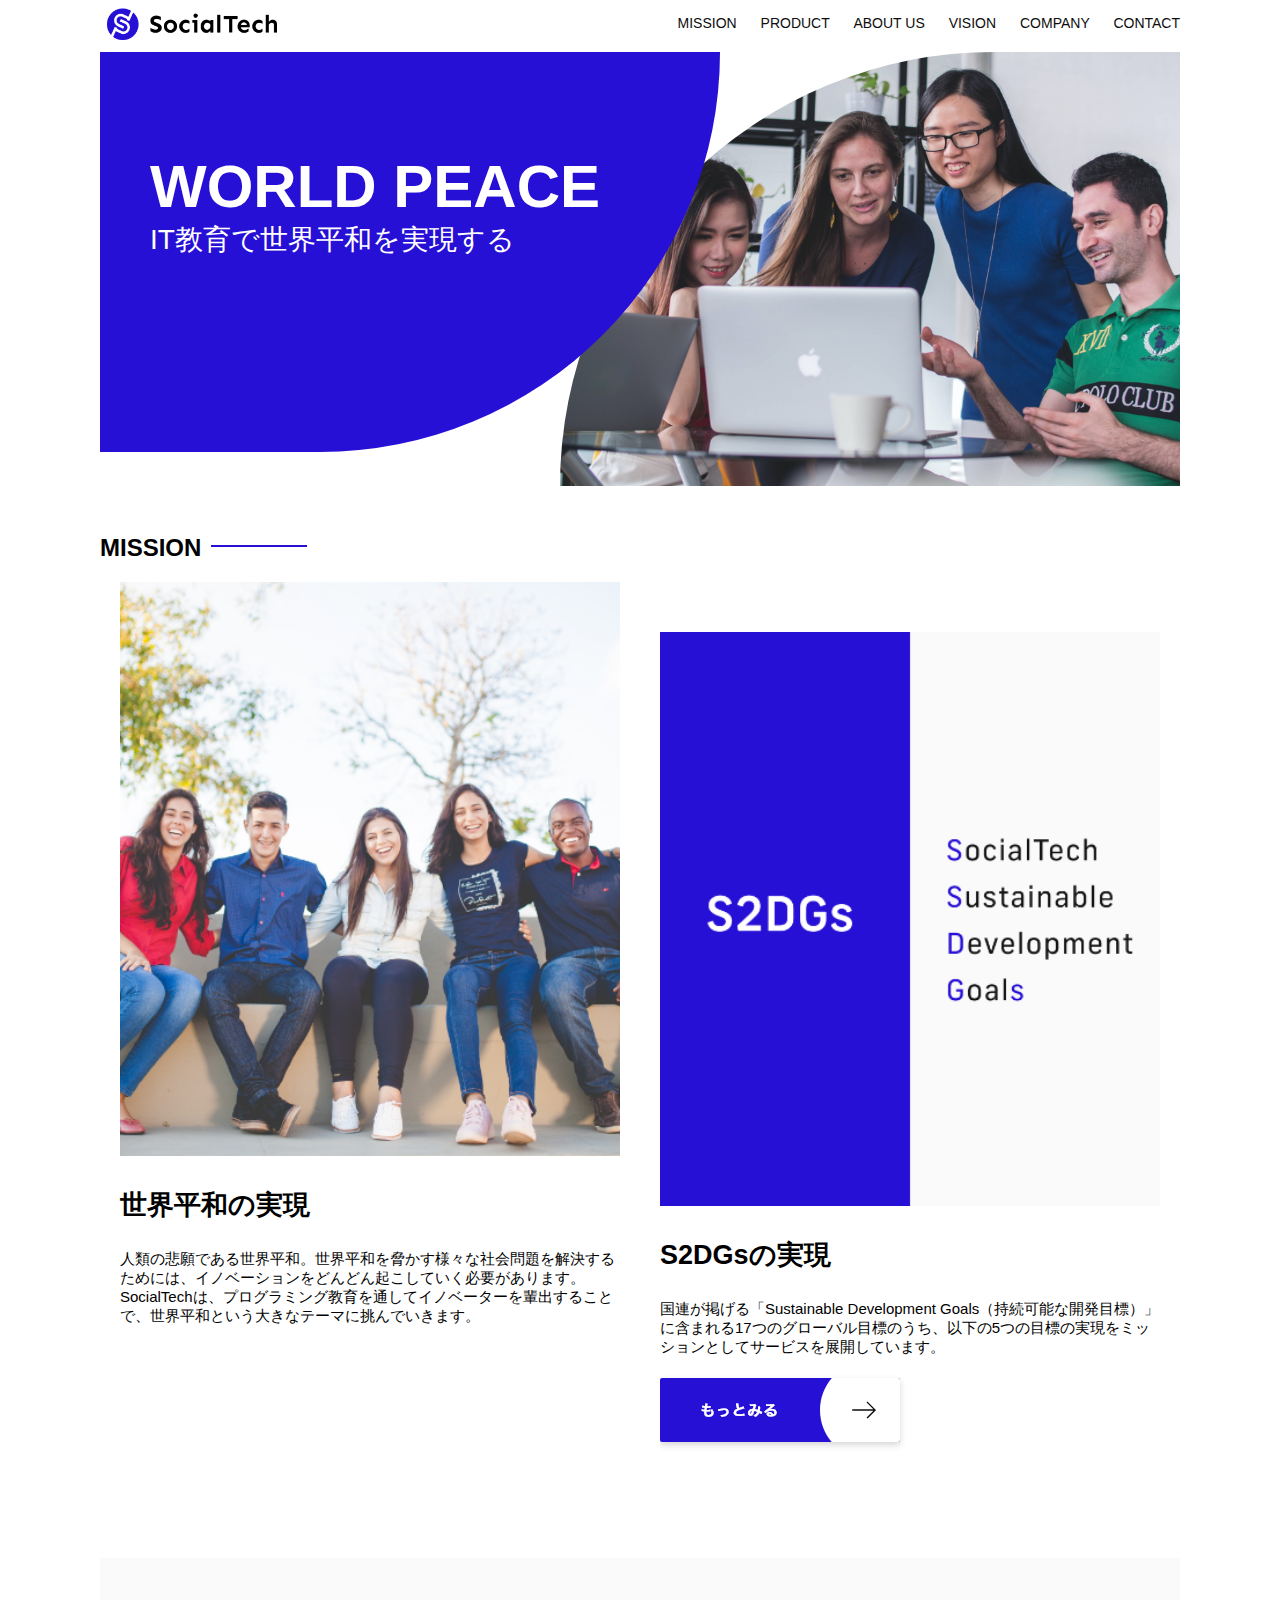
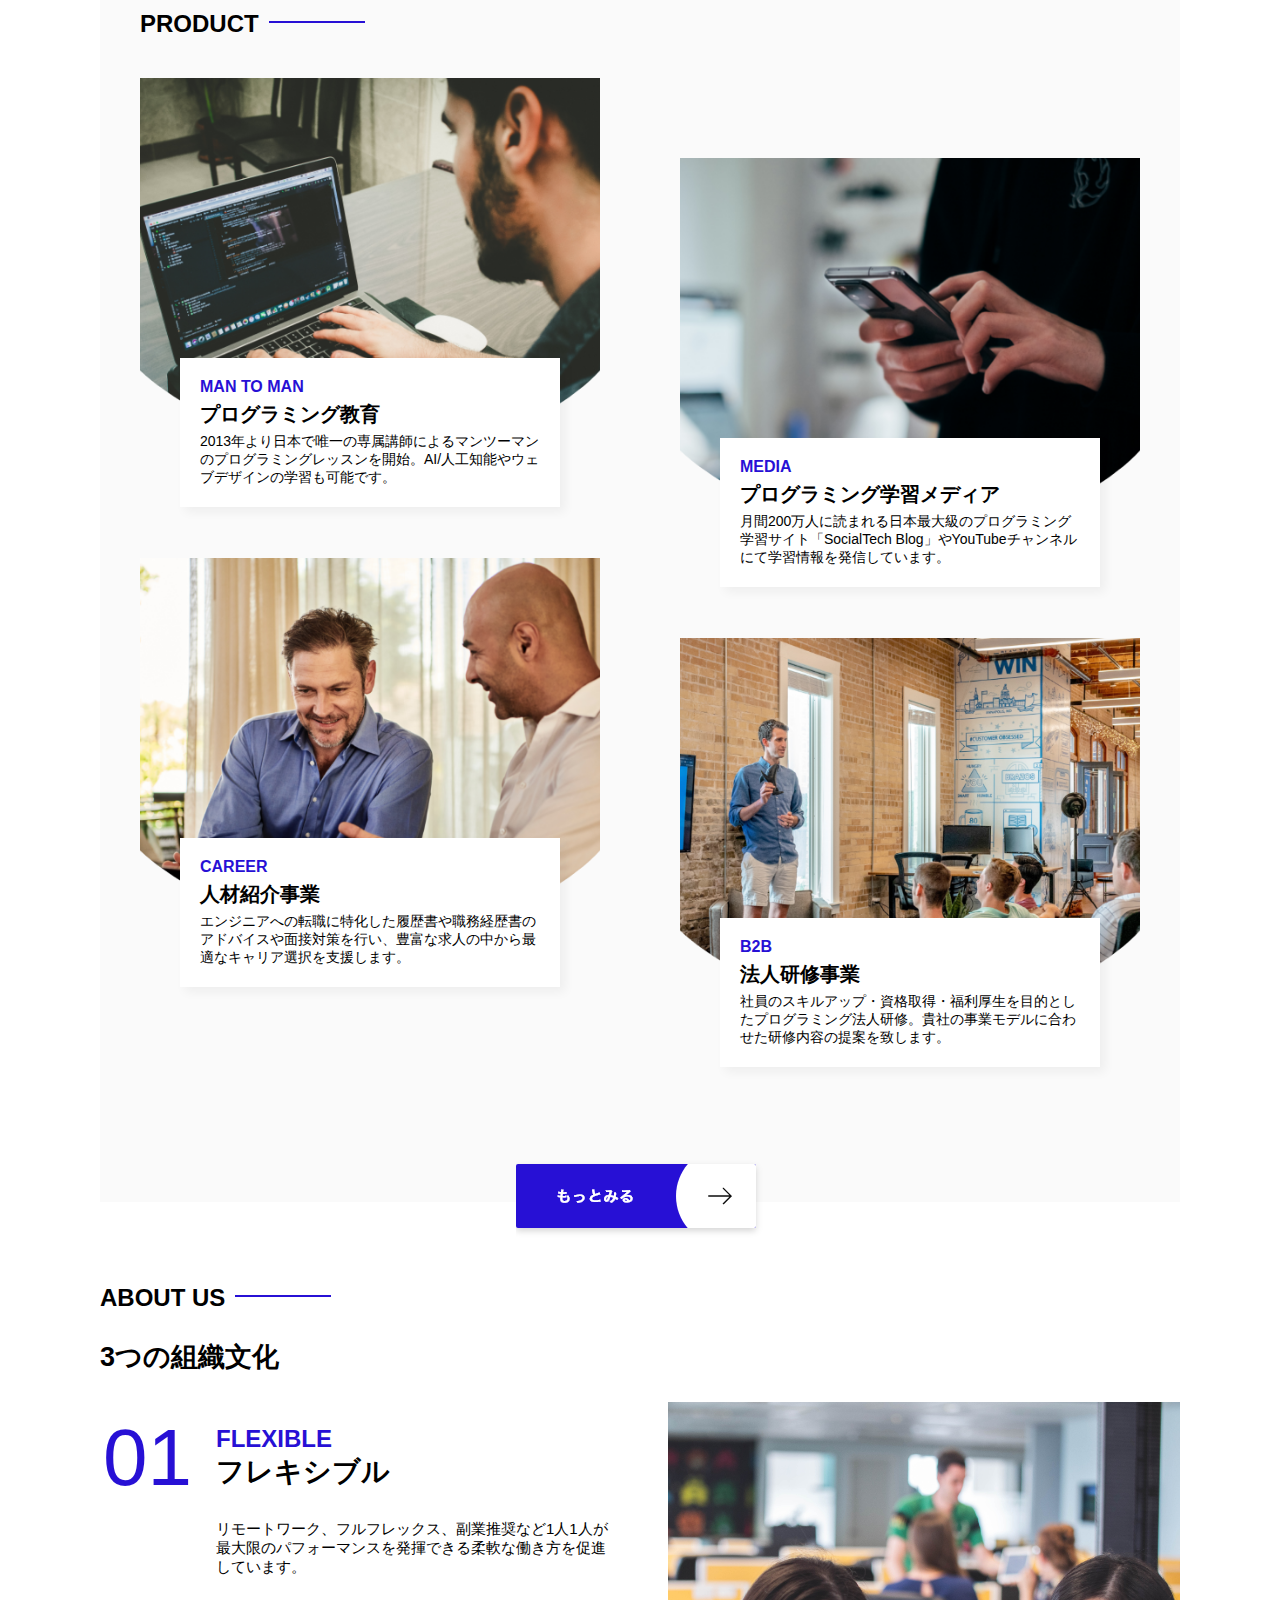
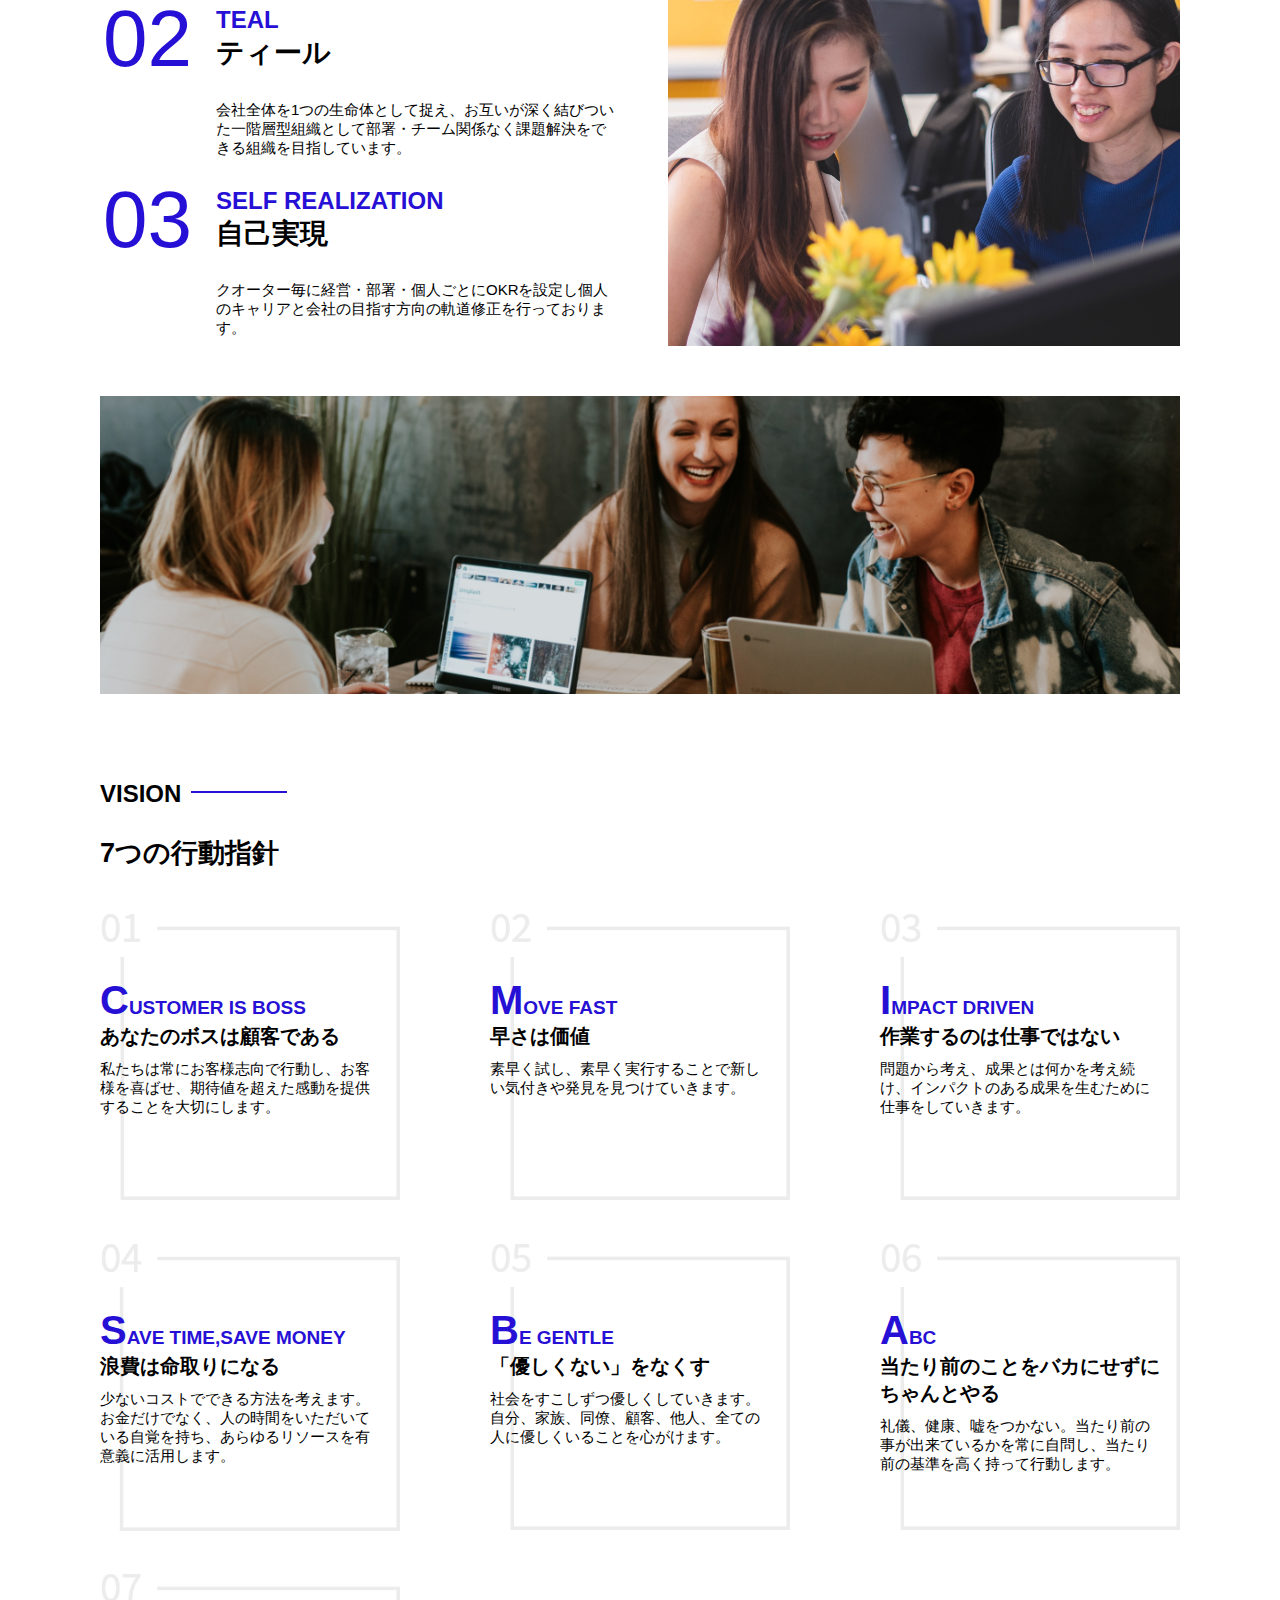
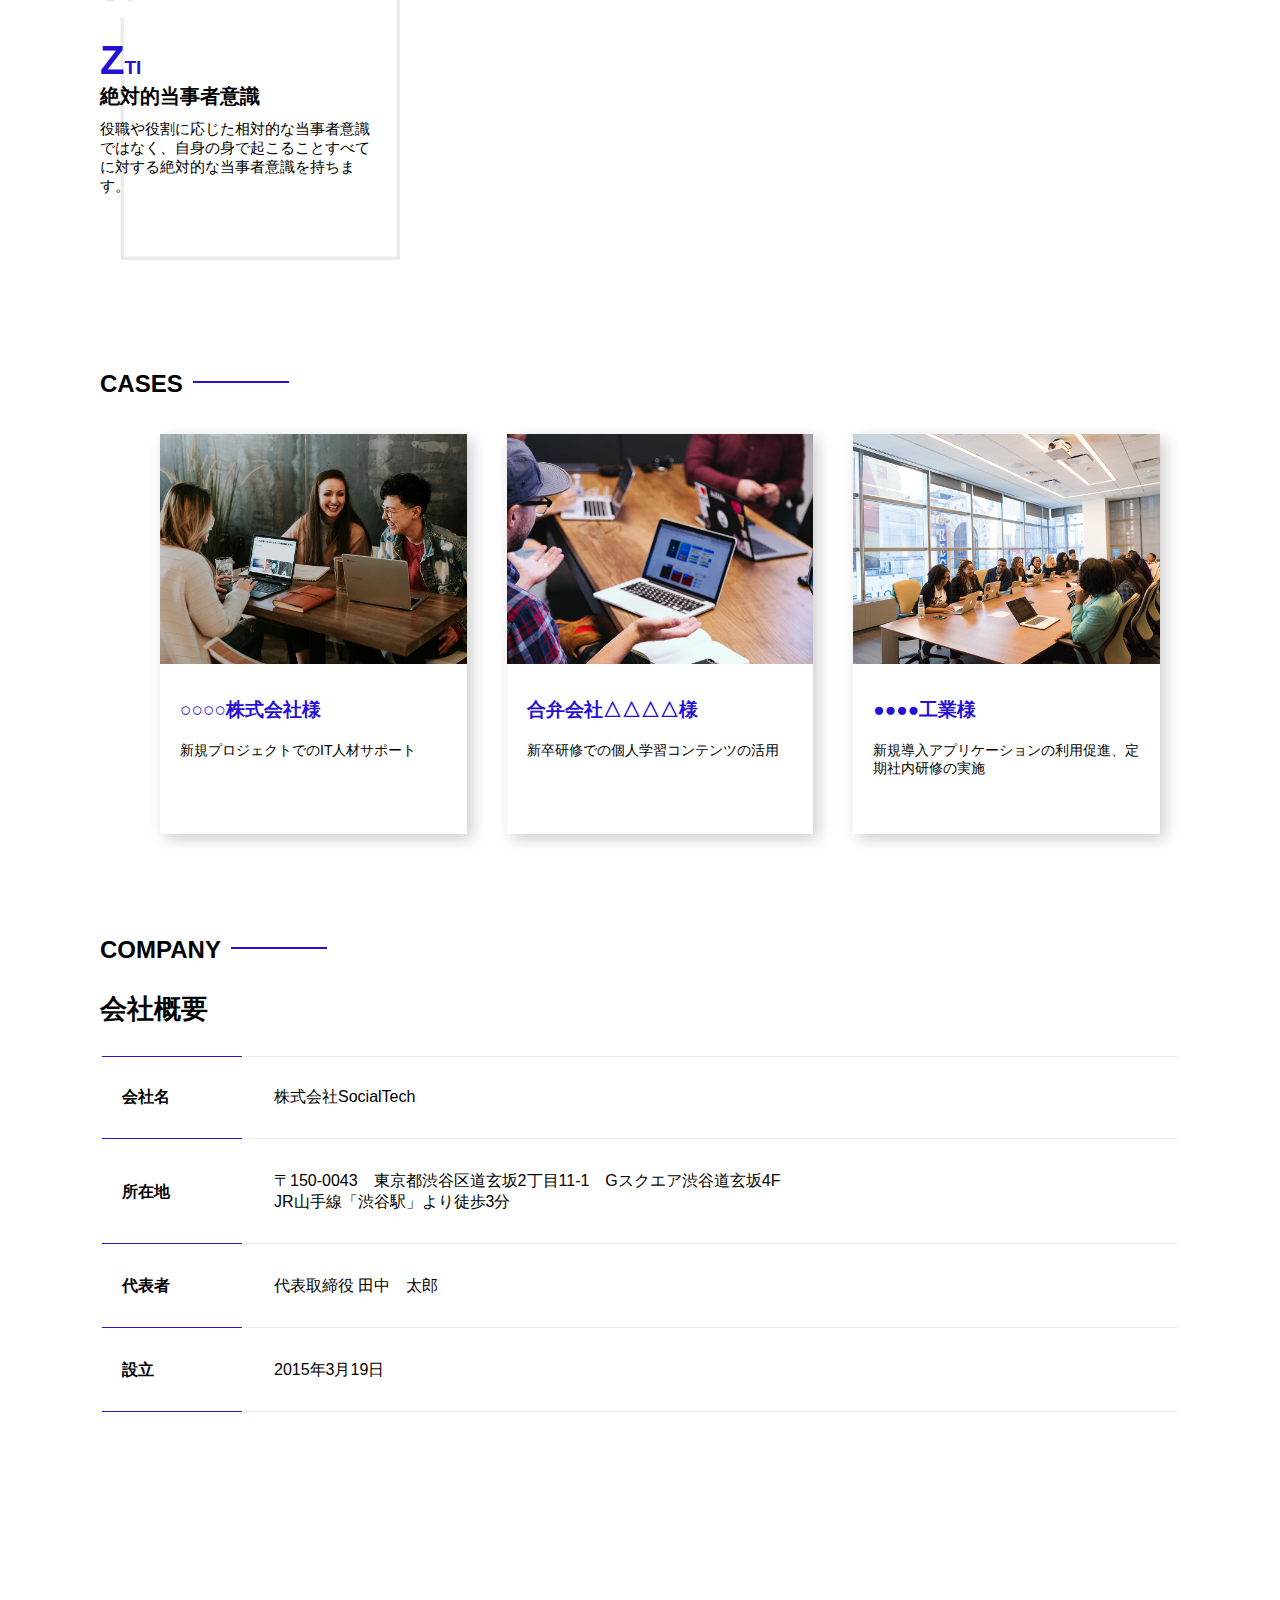
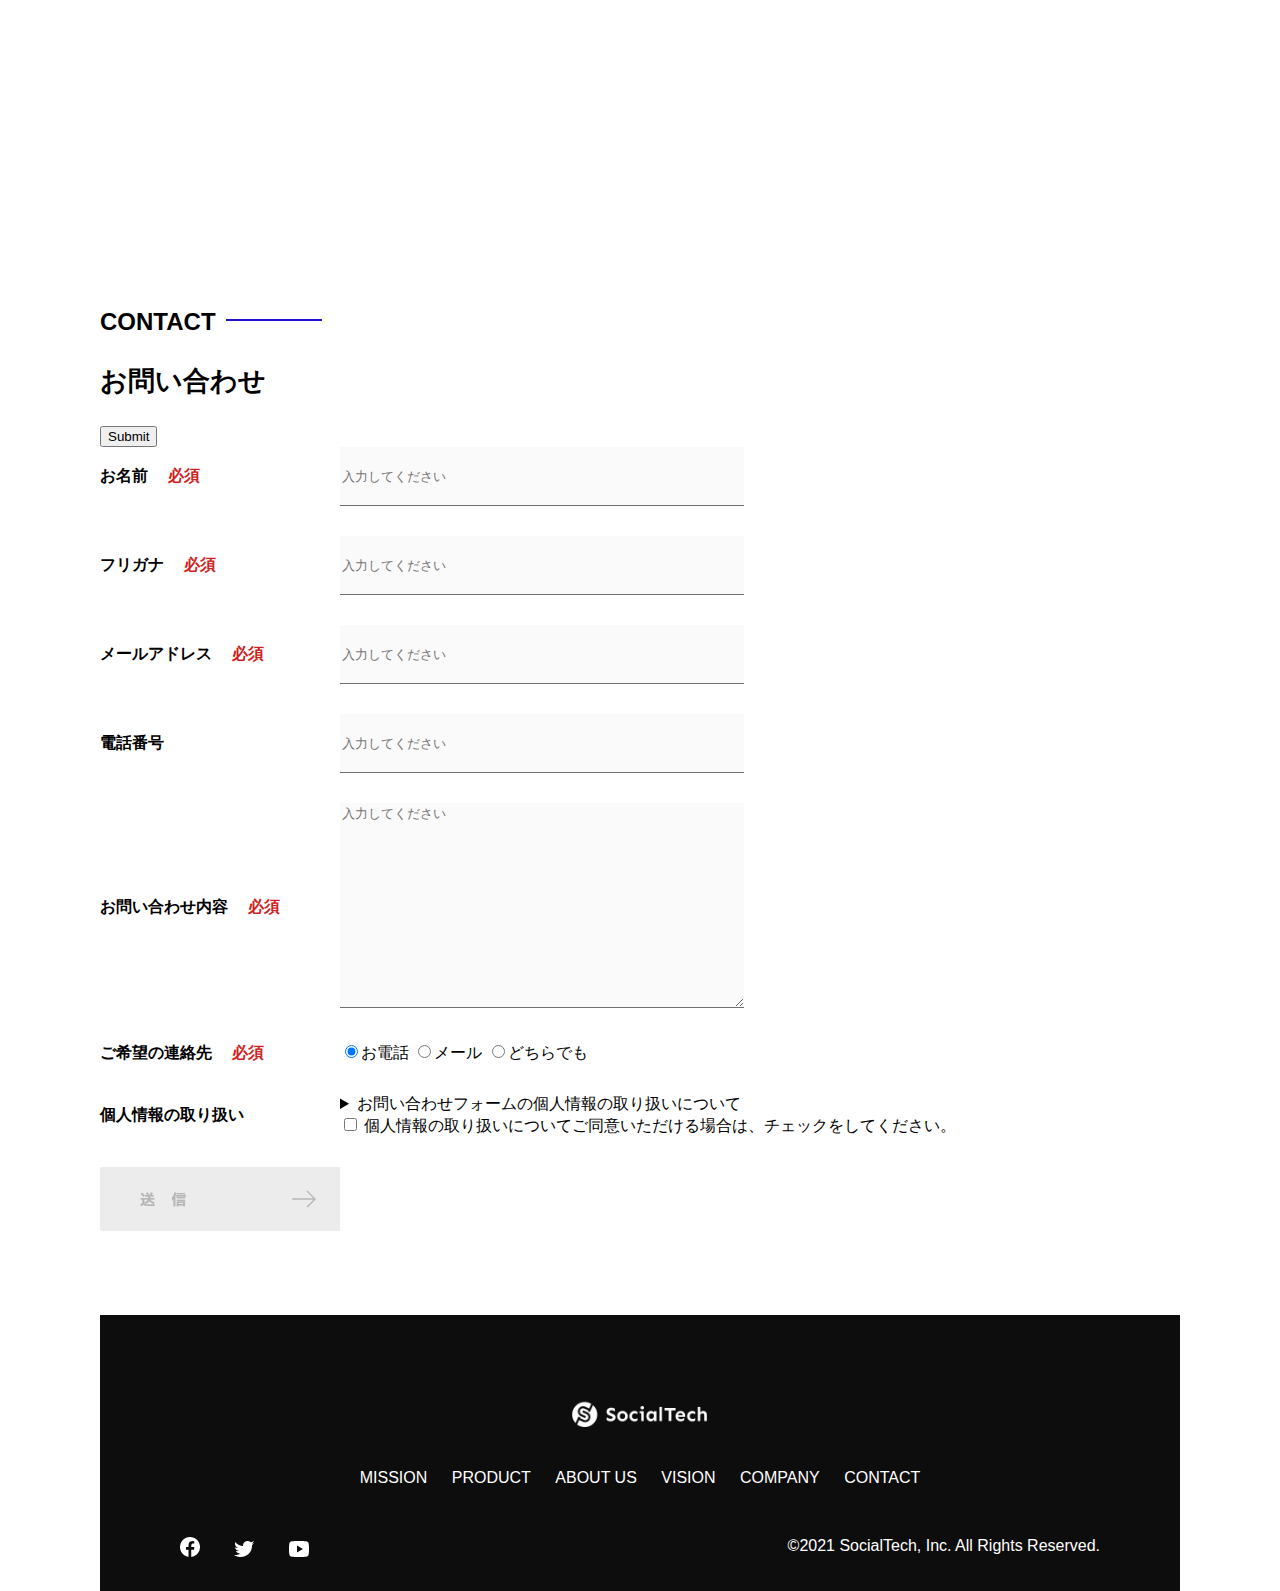
<file: kadai_012/index.html>
<!DOCTYPE html>
<html>
    <head>
        <title>SocialTech</title>
        <meta charset="utf-8">
        <meta name="description" content="SocialTechはEdTech業界のリーディングカンパニーを目指します。">
        <meta name="viewport" content="width=device-width,initial-scale=1.0">
        <link rel="stylesheet" href="style.css">
    </head>
    <body>
        <header>
            <a href="index.html" id="logo"><img src="images/logo.png" alt="トップページに戻る"></a>
            
            <!-- PC用ナビゲーション -->
            <nav id="nav-pc">
                <a href="mission.html">MISSION</a>
                <a href="product.html">PRODUCT</a>
                <a href="index.html#aboutus">ABOUT US</a>
                <a href="index.html#vision">VISION</a>
                <a href="index.html#company">COMPANY</a>
                <a href="index.html#contact">CONTACT</a>
            </nav>
        </header>
        <main>
            <article>
                <section id="main-visual">
                    <div id="main-message">
                        <h1>WORLD PEACE</h1>
                        <p>IT教育で世界平和を実現する</p>
                    </div>
                    <img src="images/index/index-main.png" alt="PCの周りに集まる多国籍の仲間たち">
                </section>
                <!--ミッション-->
                <section id="mission">
                    <h2 class="index-h2">MISSION</h2>
                    <div id="mission-flex">
                        <div>
                            <img id="mission-photo" src="images/index/index-mission.png" alt="屋上のベンチで写真を撮影する多国籍の仲間たち">
                            <h3>世界平和の実現</h3>
                            <p>
                                人類の悲願である世界平和。世界平和を脅かす様々な社会問題を解決するためには、イノベーションをどんどん起こしていく必要があります。
                                SocialTechは、プログラミング教育を通してイノベーターを輩出することで、世界平和という大きなテーマに挑んでいきます。
                            </p>
                        </div>
                        <div>
                            <img id="s2dgs" src="images/index/s2dgs.png" alt="S2DGs">
                            <h3>S2DGsの実現</h3>
                            <p>国連が掲げる「Sustainable Development Goals（持続可能な開発目標）」に含まれる17つのグローバル目標のうち、以下の5つの目標の実現をミッションとしてサービスを展開しています。</p>
                            <a href="mission.html">
                                <img src="images/button-more.png" alt="もっとみる">
                            </a>
                        </div>
                    </div>
                </section>
                <!--プロダクト-->
                <section id="product">
                    <h2 class="index-h2">PRODUCT</h2>
                    <div>
                        <div id="product-left">
                            <div>
                                <img class="product-photo" src="images/index/index-mantoman.png" alt="PCでコードを書く男性">
                                <div class="product-explain">
                                    <span>MAN TO MAN</span>
                                    <h3>プログラミング教育</h3>
                                    <p>2013年より日本で唯一の専属講師によるマンツーマンのプログラミングレッスンを開始。AI/人工知能やウェブデザインの学習も可能です。</p>
                                </div>
                            </div>
                            <div>
                                <img class="product-photo" src="images/index/index-career.png" alt="笑顔で話し合う2人の男性">
                                <div class="product-explain">
                                    <span>CAREER</span>
                                    <h3>人材紹介事業</h3>
                                    <p>エンジニアへの転職に特化した履歴書や職務経歴書のアドバイスや面接対策を行い、豊富な求人の中から最適なキャリア選択を支援します。</p>
                                </div>
                            </div>
                        </div>
                        <div id="product-right">
                            <div>
                                <img class="product-photo" src="images/index/index-media.png" alt="スマートフォンを操作する人">
                                <div class="product-explain">
                                    <span>MEDIA</span>
                                    <h3>プログラミング学習メディア</h3>
                                    <p>月間200万人に読まれる日本最大級のプログラミング学習サイト「SocialTech Blog」やYouTubeチャンネルにて学習情報を発信しています。</p>
                                </div>
                            </div>
                            <div>
                                <img class="product-photo" src="images/index/index-b2b.png" alt="講演中の男性とそれを聴く人々">
                                <div class="product-explain">
                                    <span>B2B</span>
                                    <h3>法人研修事業</h3>
                                    <p>社員のスキルアップ・資格取得・福利厚生を目的としたプログラミング法人研修。貴社の事業モデルに合わせた研修内容の提案を致します。</p>
                                </div>
                            </div>
                        </div>
                    </div>
                    <div>
                        <a id="product-more" href="product.html">
                            <img src="images/button-more.png" alt="もっとみる">
                        </a>
                    </div>
                </section>
                <!--ABOUT US-->
                <section id="aboutus">
                    <h2 class="index-h2">ABOUT US</h2>
                    <h3>3つの組織文化</h3>
                    <div>
                        <table class="culture-table">
                            <tr>
                                <td>
                                    <span class="culture-num">01</span>
                                </td>
                                <td>
                                    <span class="culture-en">FLEXIBLE</span>
                                    <span class="culture-jp">フレキシブル</span>
                                </td>
                            </tr>
                            <tr>
                                <td>
                                    <!--空のセル-->
                                </td>
                                <td>
                                    <p class="culture-description">
                                        リモートワーク、フルフレックス、副業推奨など1人1人が最大限のパフォーマンスを発揮できる柔軟な働き方を促進しています。
                                    </p>
                                </td>
                            </tr>
                            <tr>
                                <td>
                                    <span class="culture-num">02</span>
                                </td>
                                <td>
                                    <span class="culture-en">TEAL</span>
                                    <span class="culture-jp">ティール</span>
                                </td>
                            </tr>
                            <tr>
                                <td>
                                    <!--空のセル-->
                                </td>
                                <td>
                                    <p class="culture-description">
                                        会社全体を1つの生命体として捉え、お互いが深く結びついた一階層型組織として部署・チーム関係なく課題解決をできる組織を目指しています。
                                    </p>
                                </td>
                            </tr>
                            <tr>
                                <td>
                                    <span class="culture-num">03</span>
                                </td>
                                <td>
                                    <span class="culture-en">SELF REALIZATION</span>
                                    <span class="culture-jp">自己実現</span>
                                </td>
                            </tr>
                            <tr>
                                <td>
                                    <!--空のセル-->
                                </td>
                                <td>
                                    <p class="culture-description">
                                        クオーター毎に経営・部署・個人ごとにOKRを設定し個人のキャリアと会社の目指す方向の軌道修正を行っております。
                                    </p>
                                </td>
                            </tr>
                        </table>
                        <img class="culture-img" src="images/index/index-aboutus1.png" alt="笑顔で話し合う2人の女性">
                    </div>
                    <img class="culture-img2" src="images/index/index-aboutus2.png" alt="笑顔で話し合う3人の男女">
                </section>
                <!--VISION-->
                <section id="vision">
                    <h2 class="index-h2">VISION</h2>
                    <h3>7つの行動指針</h3>
                    <div>
                        <div class="vision-box">
                            <img src="images/index/vision-01.png" alt="01">
                            <span>
                                <h4>CUSTOMER IS BOSS</h4>
                                <h5>あなたのボスは顧客である</h5>
                                <p>私たちは常にお客様志向で行動し、お客様を喜ばせ、期待値を超えた感動を提供することを大切にします。</p>
                            </span>
                        </div>
                        <div class="vision-box">
                            <img src="images/index/vision-02.png" alt="02">
                            <span>
                                <h4>MOVE FAST</h4>
                                <h5>早さは価値</h5>
                                <p>素早く試し、素早く実行することで新しい気付きや発見を見つけていきます。</p>
                            </span>
                        </div>
                        <div class="vision-box">
                            <img src="images/index/vision-03.png" alt="03">
                            <span>
                                <h4>IMPACT DRIVEN</h4>
                                <h5>作業するのは仕事ではない</h5>
                                <p>問題から考え、成果とは何かを考え続け、インパクトのある成果を生むために仕事をしていきます。</p>
                            </span>
                        </div>
                        <div class="vision-box">
                            <img src="images/index/vision-04.png" alt="04">
                            <span>
                                <h4>SAVE TIME,SAVE MONEY</h4>
                                <h5>浪費は命取りになる</h5>
                                <p>少ないコストでできる方法を考えます。お金だけでなく、人の時間をいただいている自覚を持ち、あらゆるリソースを有意義に活用します。</p>
                            </span>
                        </div>
                        <div class="vision-box">
                            <img src="images/index/vision-05.png" alt="05">
                            <span>
                                <h4>BE GENTLE</h4>
                                <h5>「優しくない」をなくす</h5>
                                <p>社会をすこしずつ優しくしていきます。自分、家族、同僚、顧客、他人、全ての人に優しくいることを心がけます。</p>
                            </span>
                        </div>
                        <div class="vision-box">
                            <img src="images/index/vision-06.png" alt="06">
                            <span>
                                <h4>ABC</h4>
                                <h5>当たり前のことをバカにせずにちゃんとやる</h5>
                                <p>礼儀、健康、嘘をつかない。当たり前の事が出来ているかを常に自問し、当たり前の基準を高く持って行動します。</p>
                            </span>
                        </div>
                        <div class="vision-box">
                            <img src="images/index/vision-07.png" alt="07">
                            <span>
                                <h4>ZTI</h4>
                                <h5>絶対的当事者意識</h5>
                                <p>役職や役割に応じた相対的な当事者意識ではなく、自身の身で起こることすべてに対する絶対的な当事者意識を持ちます。</p>
                            </span>
                        </div>
                    </div>
                </section>
                <!--CASES-->
                <section id="cases">
                    <h2 class="index-h2">CASES</h2>
                    <ul>
                        <li class="case-card">
                            <img class="case-img" src="images/index/case-1.png" alt="仲良く語り合う3人">
                            <div class="case-info">
                                <h3 class="case-name">○○○○株式会社様</h3>
                                <p class="case-content">新規プロジェクトでのIT人材サポート</p>
                            </div>    
                        </li>
                        <li class="case-card">
                            <img class="case-img" src="images/index/case-2.png" alt="PCでコンテンツを見る">
                            <div class="case-info">
                                <h3 class="case-name">合弁会社△△△△様</h3>
                                <p class="case-content">新卒研修での個人学習コンテンツの活用</p>
                            </div>
                        </li>
                        <li class="case-card">
                            <img class="case-img" src="images/index/case-3.png" alt="社内研修中の会議室">
                            <div class="case-info">
                                <h3 class="case-name">●●●●工業様</h3>
                                <p class="case-content">新規導入アプリケーションの利用促進、定期社内研修の実施</p>
                            </div>
                        </li>
                    </ul>
                </section>
                <!--COMPANY-->
                <section id="company">
                    <h2 class="index-h2">COMPANY</h2>
                    <h3>会社概要</h3>
                    <table id="company-table">
                        <tr>
                            <th class="tableheader-first">会社名</th>
                            <td class="cell-first">株式会社SocialTech</td>
                        </tr>
                        <tr>
                            <th class="tableheader">所在地</th>
                            <td class="cell">〒150-0043　東京都渋谷区道玄坂2丁目11-1　Gスクエア渋谷道玄坂4F<br>JR山手線「渋谷駅」より徒歩3分</td>
                        </tr>
                        <tr>
                            <th class="tableheader">代表者</th>
                            <td class="cell">代表取締役 田中　太郎</td>
                        </tr>
                        <tr>
                            <th class="tableheader">設立</th>
                            <td class="cell">2015年3月19日</td>
                        </tr>
                    </table>
                    <iframe
                        src="https://www.google.com/maps/embed?pb=!1m18!1m12!1m3!1d3241.7739223224576!2d139.6961571!3d35.6579413!2m3!1f0!2f0!3f0!3m2!1i1024!2i768!4f13.1!3m3!1m2!1s0x60188be0535d9a81%3A0xb09a6e9018e3debd!2z44CSMTUwLTAwNDMg5p2x5Lqs6YO95riL6LC35Yy66YGT546E5Z2C77yS5LiB55uu77yR77yR4oiS77yR!5e0!3m2!1sja!2sjp!4v1715170661385!5m2!1sja!2sjp" style="border:0;" allowfullscreen="" loading="lazy">
                    </iframe>
                </section>
                <!--お問い合わせフォーム-->
                <section id="contact">
                    <h2 class="index-h2">CONTACT</h2>
                    <h3>お問い合わせ</h3>
                    <!--STATIC FORMSのフォームタグ-->
                    <form action="https://api.staticforms.xyz/submit" method="post">
                        <input type="text" name="honeypot" style="display:none">
                        <!--STATIC FORMSのアクセスキー-->
                        <input type="hidden" name="accessKey" value="c006dc38-421e-4a0a-bcff-b7b73078b404">
                        <!--メールのタイトル-->
                        <input type="hidden" name="subject" value="お問い合わせフォーム">
                        <!--送信先のメールアドレスをvalueに設定する-->
                        <input type="hidden" name="replyTo" value="Yff48553@nifty.com">
                        <!--redirectToのURLは公開後のURLへリンクする-->
                        <input type="hidden" name="redirectTo" value="">
                        <input type="submit" value="Submit" />
                        <div>
                            <div class="contact-heading">
                                <label class="contact-label">お名前<span class="contact-span">必須</span></label>
                            </div>
                            <div>
                                <input type="text" name="name" placeholder="入力してください" class="contact-textbox">
                            </div>
                        </div>
                        <div>
                            <div class="contact-heading">
                                <label class="contact-label">フリガナ<span class="contact-span">必須</span></label>
                            </div>
                            <div>
                                <input type="text" name="hurigana" placeholder="入力してください" class="contact-textbox">
                            </div>
                        </div>
                        <div>
                            <div class="contact-heading">
                                <label class="contact-label">メールアドレス<span class="contact-span">必須</span></label>
                            </div>
                            <div>
                                <input type="text" name="email" placeholder="入力してください" class="contact-textbox">
                            </div>
                        </div>
                        <div>
                            <div class="contact-heading">
                                <label class="contact-label">電話番号</label>
                            </div>
                            <div>
                                <input type="text" name="tel" placeholder="入力してください" class="contact-textbox">
                            </div>
                        </div>
                        <div>
                            <div class="contact-heading">
                                <label class="contact-label">お問い合わせ内容<span class="contact-span">必須</span></label>
                            </div>
                            <div>
                                <textarea class="contact-textarea" placeholder="入力してください" name="message"></textarea>
                            </div>
                        </div>
                        <div>
                            <div class="contact-heading">
                                <label class="contact-label">ご希望の連絡先<span class="contact-span">必須</span></label>
                            </div>
                            <div>
                                <input class="radiobutton" type="radio" value="tel" name="contact" checked><label>お電話</label>
                                <input class="radiobutton" type="radio" value="mail" name="contact"><label>メール</label>
                                <input class="radiobutton" type="radio" value="both" name="contact"><label>どちらでも</label>
                            </div>
                        </div>
                        <div>
                            <div class="contact-heading">
                                <label class="contact-label">個人情報の取り扱い</label>
                            </div>
                            <div>
                                <details>
                                    <summary>お問い合わせフォームの個人情報の取り扱いについて</summary>
                                    <div>
                                        <span>１．組織の名称又は氏名</span><br>
                                        株式会社SocialTech<br><br>
                                        <span>２．個人情報保護管理者（若しくはその代理人）の氏名又は職名、所属及び連絡先
                                            鈴木 一郎 コーポレート部</span><br>
                                            メールアドレス：support@socialtech.net<br>
                                            TEL：03-xxxx-xxxx<br>
                                        <span>３．個人情報の利用目的</span><br>
                                        ・本サービス及び本サービスに関連する情報の提供又はそれらに関する連絡のため<br>
                                        ・ユーザーの本人確認のため<br>
                                        ・当社サービスのご案内のため<br>
                                        ・当社の商品等の広告または宣伝（電子メールによるものを含むものとします。）<br><br>
                                        <span>４．個人情報の取り扱い業務の委託</span><br>
                                        個人情報の取扱業務の全部または一部を外部に業務委託する場合があります。<br>
                                        その際、弊社は、個人情報を適切に保護できる管理体制を敷き実行していることを条件として<br>
                                        委託先を厳選したうえで、機密保持契約を委託先と締結し、お客様の個人情報を厳密に管理させます。<br><br>
                                        <span>５．個人情報の開示等の請求</span><br>
                                        お客様は、弊社に対してご自身の個人情報の開示等（利用目的の通知、開示、内容の訂正・追加・削除、利用の停止または消去、第三者への提供の停止）に関して、当社問合わせ窓口に申し出ることができます。<br>
                                        その際、弊社はお客様ご本人を確認させていただいたうえで、合理的な期間内に対応いたします。<br><br>
                                        なお、個人情報に関する弊社問合わせ先は、次の通りです。<br><br>
                                        株式会社SocialTech　個人情報問合せ窓口<br>
                                        〒150-0043　東京都渋谷区道玄坂2丁目11-1 Ｇスクエア渋谷道玄坂 4F<br>
                                        メールアドレス：support@socialtech.net　TEL：03-xxxx-xxxx<br><br>
                                        <span>６．個人情報を提供されることの任意性について</span><br><br>
                                        お客様がご自身の個人情報を弊社に提供されるか否かは、お客様のご判断によりますが、もしご提供されない場合には、適切なサービスが提供できない場合がありますので予めご了承ください。
                                    </div>
                                </details>
                                <input type="checkbox" name="agree">
                                <span>個人情報の取り扱いについてご同意いただける場合は、チェックをしてください。</span>
                            </div>
                        </div>
                        <input type="image" src="images/button-submit.png" alt="送信する">
                    </form>
                </section>
            </article>
            <footer>
                <div id="footer-logo">
                    <img src="images/logo-sp.png" alt="SocialTech">
                </div>
                <div id="footer-link">
                    <a href="mission.html">MISSION</a>
                    <a href="product.html">PRODUCT</a>
                    <a href="index.html#aboutus">ABOUT US</a>
                    <a href="index.html#vision">VISION</a>
                    <a href="index.html#company">COMPANY</a>
                    <a href="index.html#contact">CONTACT</a>
                </div>
                <div id="sns-footer">
                    <a href="https://www.facebook.com/sejuku2013"><img src="images/button-facebook.png" alt="Facebookのリンク"></a>
                    <a href="https://twitter.com/samuraijuku"><img src="images/button-twitter.png" alt="Twitterのリンク"></a>
                    <a href="https://www.youtube.com/channel/UCCFOQO5aDK0xXam4cUQXT8g"><img src="images/button-youtube.png" alt="YouTubeのリンク"></a>
                     <span id="copyright">&copy;2021 SocialTech, Inc. All Rights Reserved. </span>
                </div>
            </footer>
        </main>
    </body>
</html>
</file>
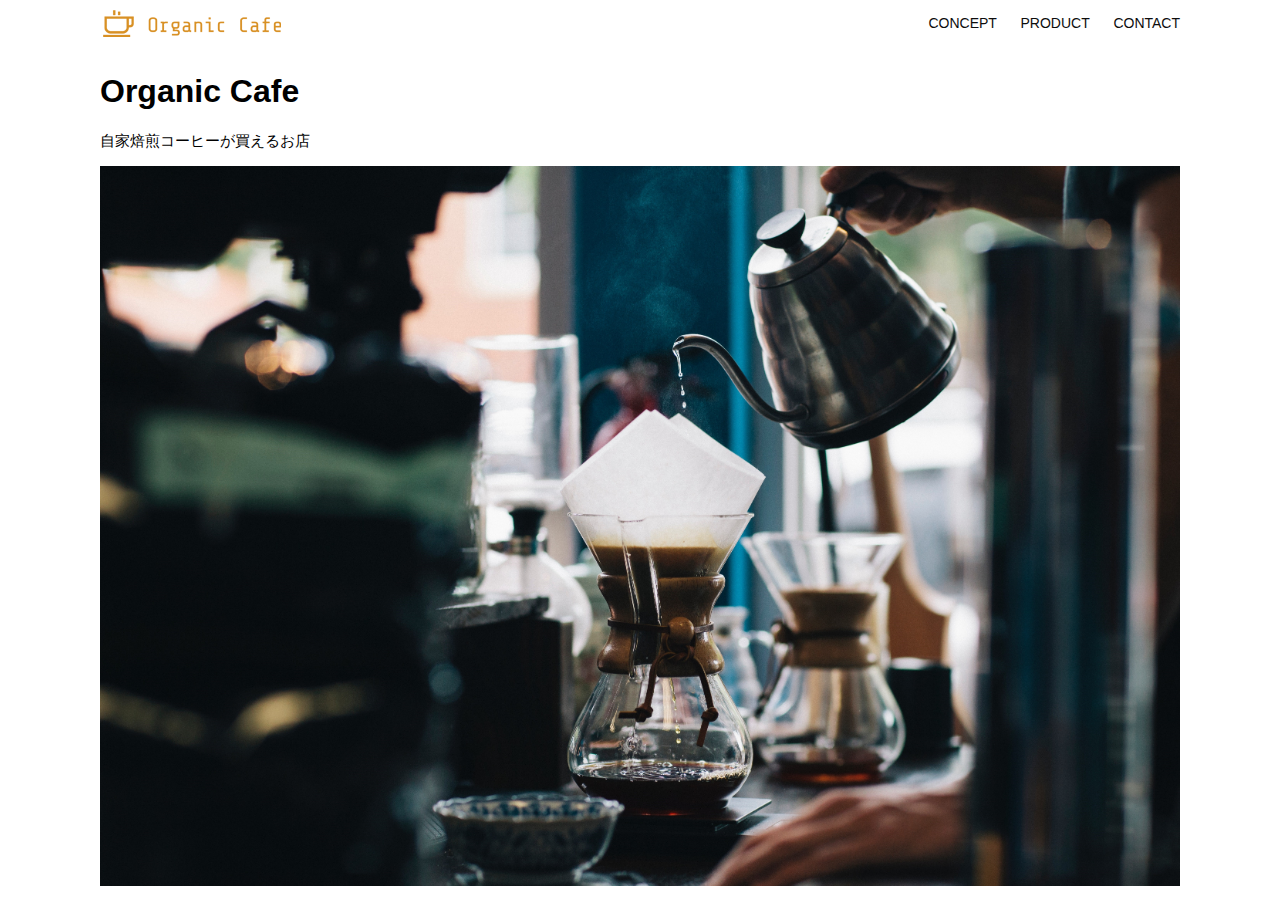
<file: kadai_013/index.html>
<!DOCTYPE html>
<html>
  <head>
    <title>Organic Cafe</title>
    <meta charset="UTF-8">
    <meta
      name="description"
      content="自家焙煎のコーヒーがお家で楽しめるOrganic Cafe">
    <meta name="viewport" content="width=device-width, initial-scale=1.0">
    <link rel="stylesheet" href="style.css">
  </head>
  <body>
    <!-- ヘッダー -->
    <header>
      <!-- ロゴ -->
      <a href="index.html" id="logo">
        <img src="images/logo.png" alt="トップページに戻る"></a>

      <!-- PC用ナビゲーション -->
      <nav id="nav-pc">
        <a href="index.html#concept">CONCEPT</a>
        <a href="index.html#product">PRODUCT</a>
        <a href="index.html#contact">CONTACT</a>
      </nav>

      <!--スマホ用ハンバーガーメニュー画像-->
      <img id="menu-sp" src="images/button-menu.png" alt="ナビゲーションを開く" onclick="document.getElementById('nav-sp').style.display = 'block'">

      <!--スマホ用ナビゲーション-->
      <nav id="nav-sp" style="display: none;">
        <img id="close" src="images/button-close.png" alt="ナビゲーションを閉じる" onclick="document.getElementById('nav-sp').style.display = 'none'">
        <a id="logo-sp" href="index.html" onclick="document.getElementById('nav-sp').style.display = 'none'">
        <img src="images/logo-sp.png" alt="トップページに戻る"></a>
        <a class="menu" href="index.html#concept" onclick="document.getElementById('nav-sp').style.display = 'none'">CONCEPT</a>
        <a class="menu" href="index.html#product" onclick="document.getElementById('nav-sp').style.display = 'none'">PRODUCT</a>
        <a class="menu" href="index.html#contact" onclick="document.getElementById('nav-sp').style.display = 'none'">CONTACT</a>
      </nav>
    </header>
    <main>
      <article>
        <!-- メインビジュアル -->
        <section id="main-visual">
          <div id="main-message">
            <h1>Organic Cafe</h1>
            <p>自家焙煎コーヒーが買えるお店</p>
          </div>
          <img
            src="images/main-image.jpg"
            alt="コーヒーをハンドドリップで淹れる画像"
          />
        </section>
      </article>
    </main>
  </body>
</html>
</file>
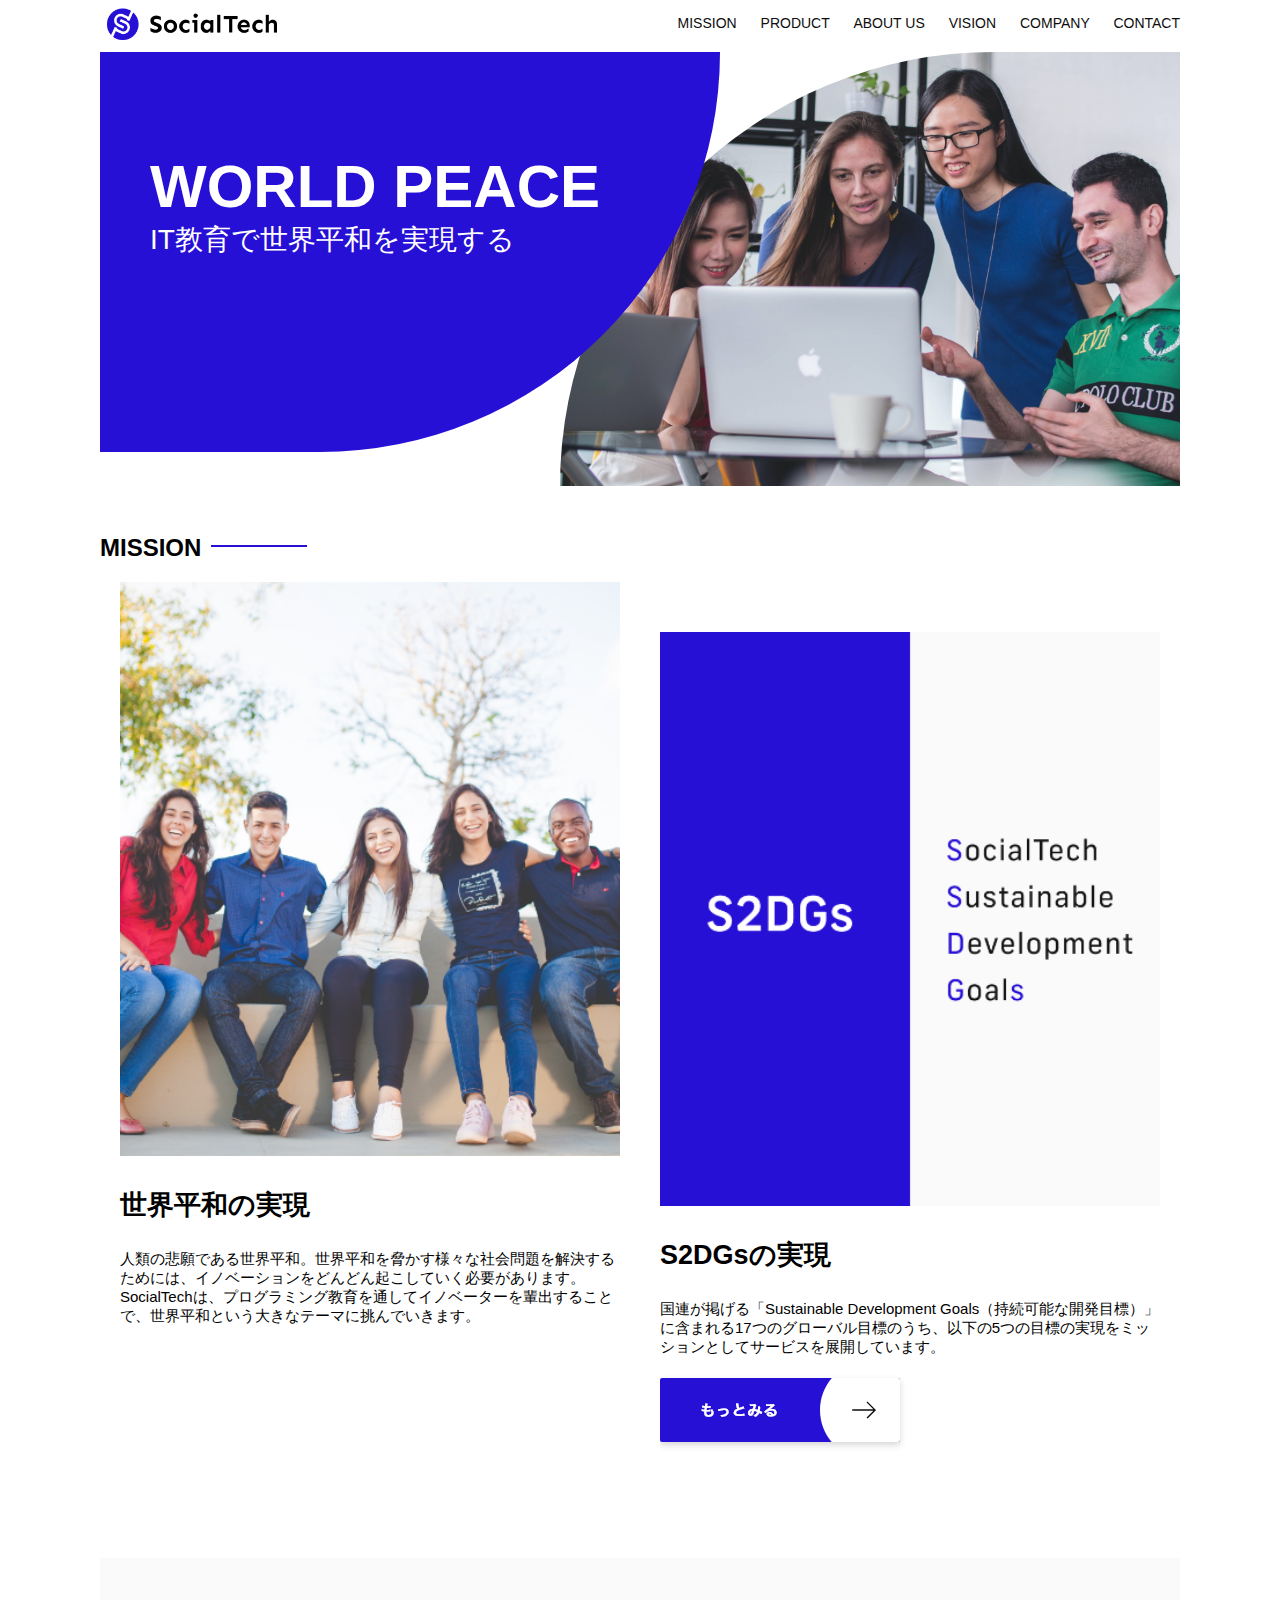
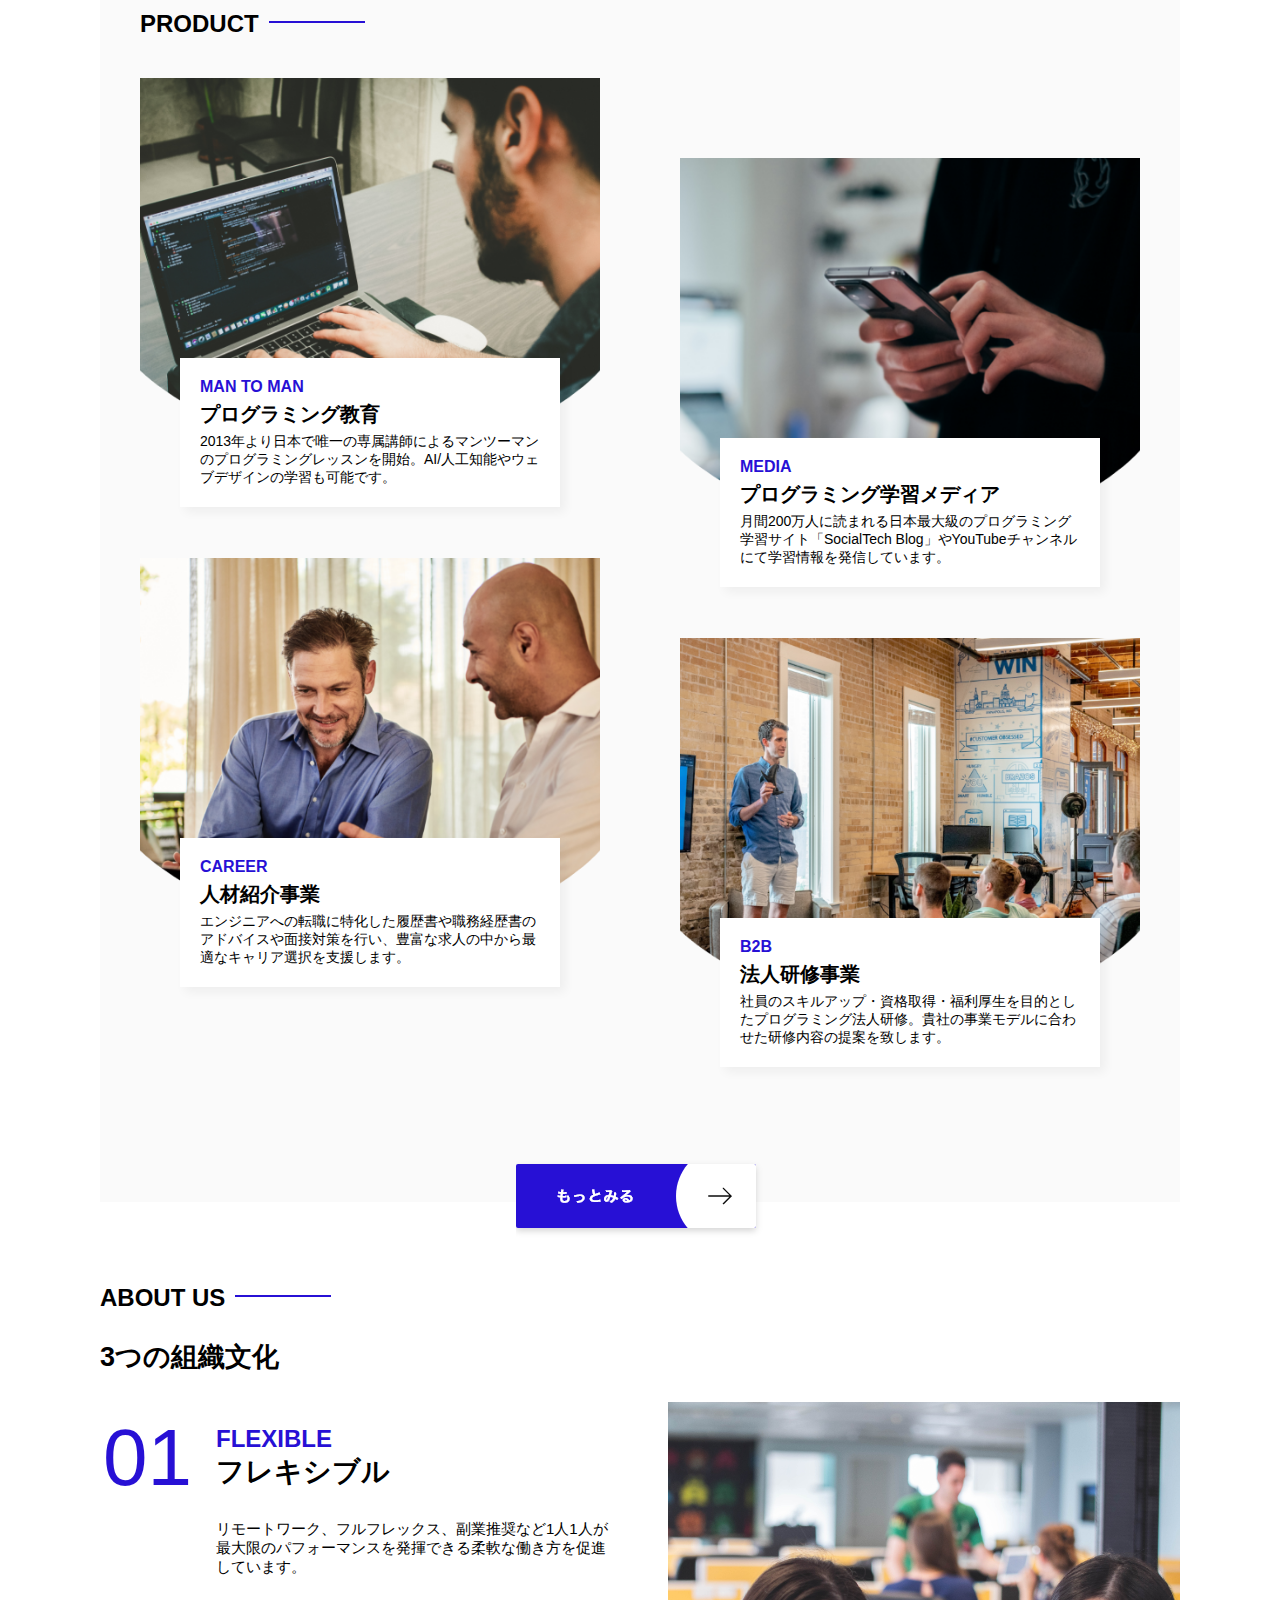
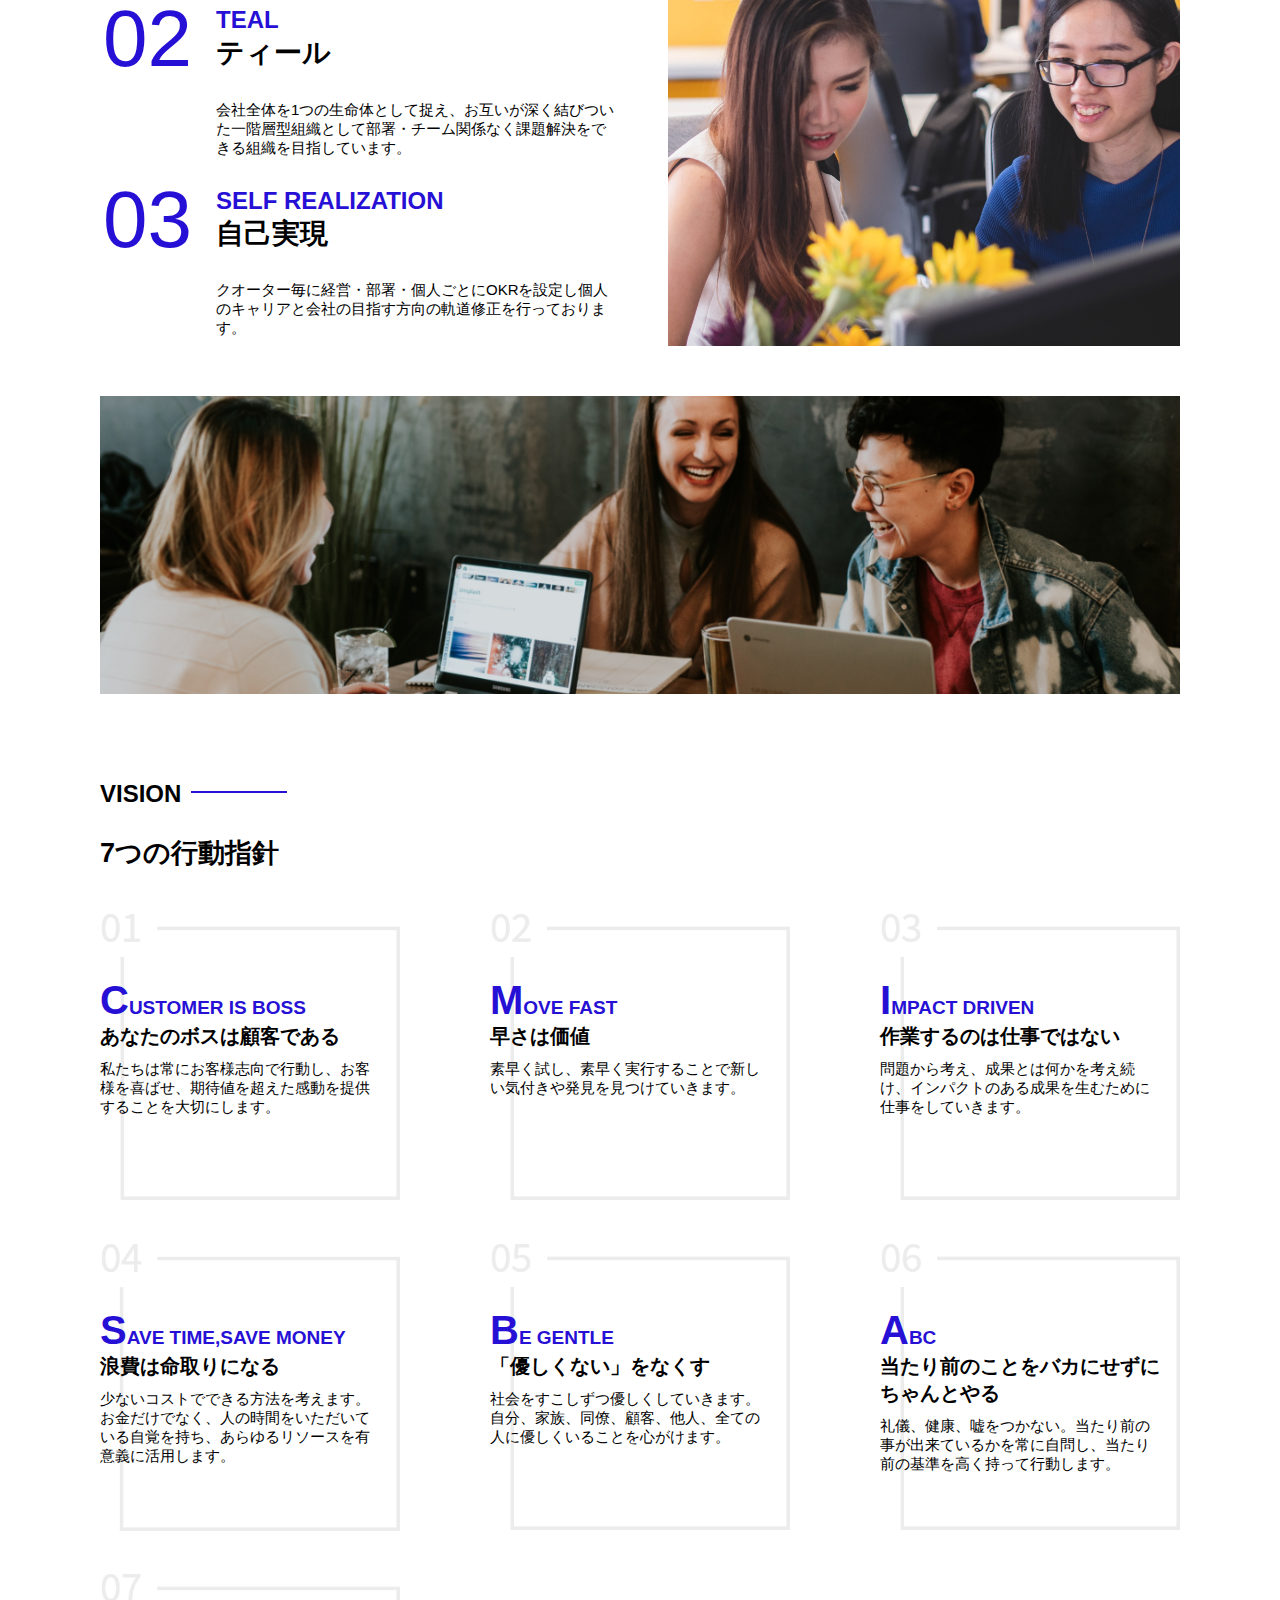
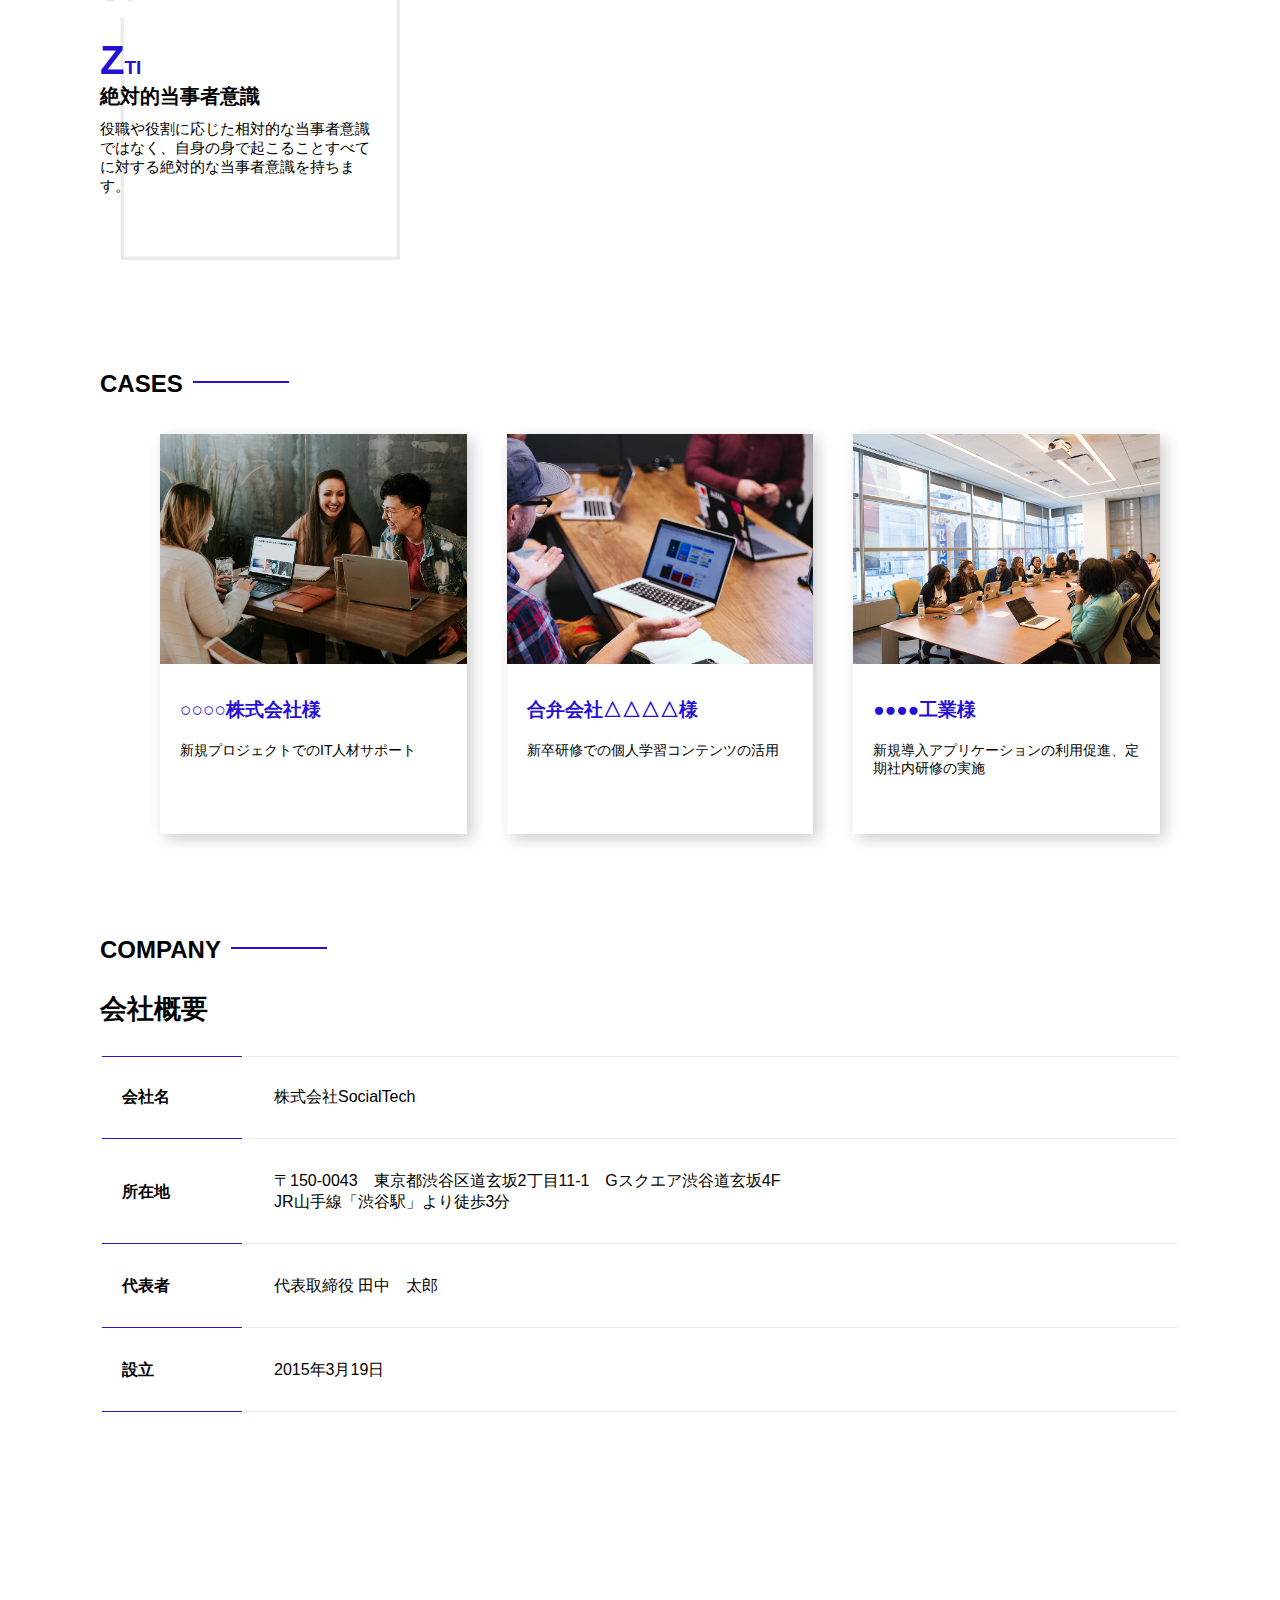
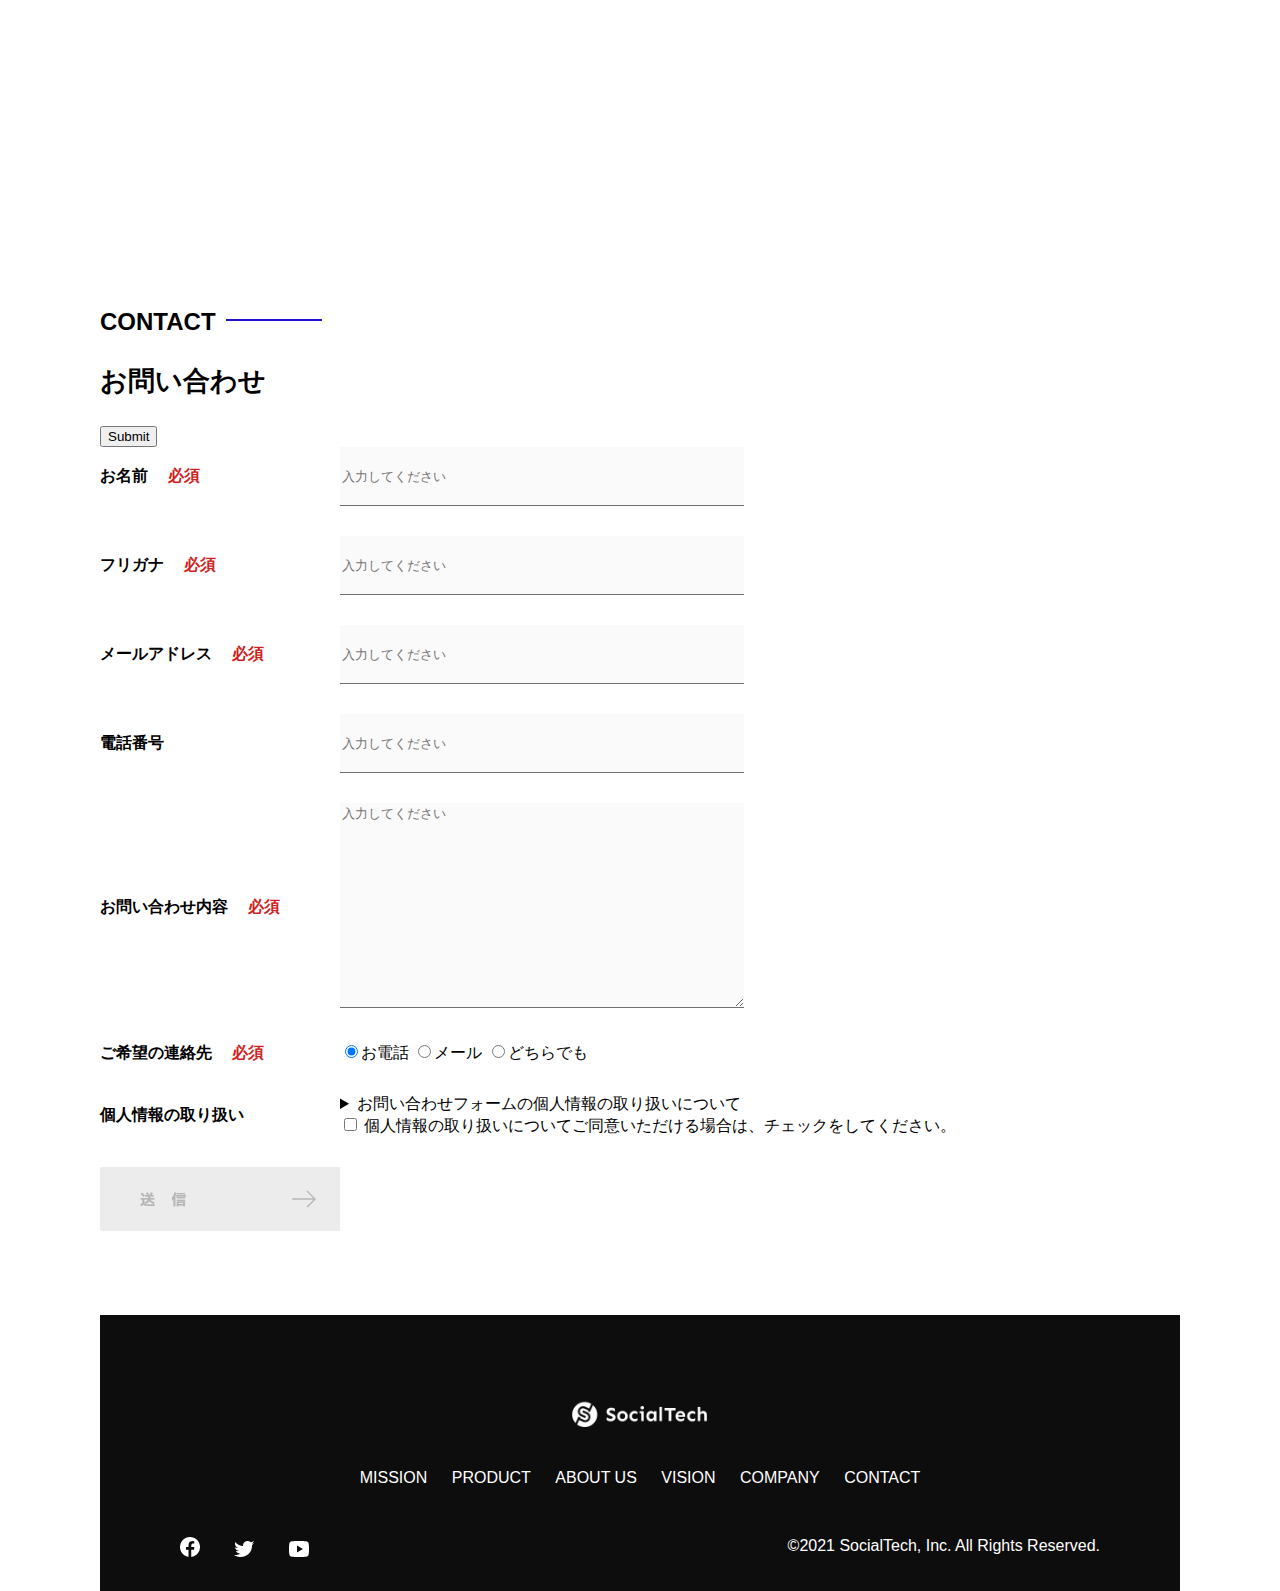
<file: kadai_tutorial_output/index.html>
<!DOCTYPE html>
<html>
    <head>
        <title>SocialTech</title>
        <meta charset="utf-8">
        <meta name="description" content="SocialTechはEdTech業界のリーディングカンパニーを目指します。">
        <meta name="viewport" content="width=device-width,initial-scale=1.0">
        <link rel="stylesheet" href="style.css">
    </head>
    <body>
        <header>
            <a href="index.html" id="logo"><img src="images/logo.png" alt="トップページに戻る"></a>
            
            <!-- PC用ナビゲーション -->
            <nav id="nav-pc">
                <a href="mission.html">MISSION</a>
                <a href="product.html">PRODUCT</a>
                <a href="index.html#aboutus">ABOUT US</a>
                <a href="index.html#vision">VISION</a>
                <a href="index.html#company">COMPANY</a>
                <a href="index.html#contact">CONTACT</a>
            </nav>
            <!--スマホ用メニューボタン-->
            <img id="menu-sp" src="images/button-menu.png" alt="ナビゲーションを開く" onclick="document.getElementById('nav-sp').style.display = 'block'">
            
            <!--スマホ用ナビゲーション-->
            <nav id="nav-sp">
                <img id="close" src="images/button-close.png" alt="ナビゲーションを閉じる" onclick="document.getElementById('nav-sp').style.display = 'none'">
                <a id="logo-sp" href="index.html" onclick="document.getElementById('nav-sp').style.display = 'none'"><img
                    src="images/logo-sp.png" alt="トップページに戻る"></a>
                <a class="menu" href="mission.html" onclick="document.getElementById('nav-sp').style.display = 'none'">MISSION</a>
                <a class="menu" href="product.html" onclick="document.getElementById('nav-sp').style.display = 'none'">PRODUCT</a>
                <a class="menu" href="index.html#aboutus" onclick="document.getElementById('nav-sp').style.display = 'none'">ABOUT
                  US</a>
                <a class="menu" href="index.html#vision"
                  onclick="document.getElementById('nav-sp').style.display = 'none'">VISION</a>
                <a class="menu" href="index.html#company"
                  onclick="document.getElementById('nav-sp').style.display = 'none'">COMPANY</a>
                <a class="menu" href="index.html#contact"
                  onclick="document.getElementById('nav-sp').style.display = 'none'">CONTACT</a>
                <div id="sns">
                  <a href="https://www.facebook.com/sejuku2013"><img src="images/button-facebook.png" alt="Facebookのリンク"></a>
                  <a href="https://twitter.com/samuraijuku"><img src="images/button-twitter.png" alt="Twitterのリンク"></a>
                  <a href="https://www.youtube.com/channel/UCCFOQO5aDK0xXam4cUQXT8g"><img src="images/button-youtube.png" alt="YouTubeのリンク"></a>
                </div>
            </nav>
        </header>
        <main>
            <article>
                <section id="main-visual">
                    <div id="main-message">
                        <h1>WORLD PEACE</h1>
                        <p>IT教育で世界平和を実現する</p>
                    </div>
                    <img src="images/index/index-main.png" alt="PCの周りに集まる多国籍の仲間たち">
                </section>
                <!--ミッション-->
                <section id="mission">
                    <h2 class="index-h2">MISSION</h2>
                    <div id="mission-flex">
                        <div>
                            <img id="mission-photo" src="images/index/index-mission.png" alt="屋上のベンチで写真を撮影する多国籍の仲間たち">
                            <h3>世界平和の実現</h3>
                            <p>
                                人類の悲願である世界平和。世界平和を脅かす様々な社会問題を解決するためには、イノベーションをどんどん起こしていく必要があります。
                                SocialTechは、プログラミング教育を通してイノベーターを輩出することで、世界平和という大きなテーマに挑んでいきます。
                            </p>
                        </div>
                        <div>
                            <img id="s2dgs" src="images/index/s2dgs.png" alt="S2DGs">
                            <h3>S2DGsの実現</h3>
                            <p>国連が掲げる「Sustainable Development Goals（持続可能な開発目標）」に含まれる17つのグローバル目標のうち、以下の5つの目標の実現をミッションとしてサービスを展開しています。</p>
                            <a href="mission.html">
                                <img src="images/button-more.png" alt="もっとみる">
                            </a>
                        </div>
                    </div>
                </section>
                <!--プロダクト-->
                <section id="product">
                    <h2 class="index-h2">PRODUCT</h2>
                    <div>
                        <div id="product-left">
                            <div>
                                <img class="product-photo" src="images/index/index-mantoman.png" alt="PCでコードを書く男性">
                                <div class="product-explain">
                                    <span>MAN TO MAN</span>
                                    <h3>プログラミング教育</h3>
                                    <p>2013年より日本で唯一の専属講師によるマンツーマンのプログラミングレッスンを開始。AI/人工知能やウェブデザインの学習も可能です。</p>
                                </div>
                            </div>
                            <div>
                                <img class="product-photo" src="images/index/index-career.png" alt="笑顔で話し合う2人の男性">
                                <div class="product-explain">
                                    <span>CAREER</span>
                                    <h3>人材紹介事業</h3>
                                    <p>エンジニアへの転職に特化した履歴書や職務経歴書のアドバイスや面接対策を行い、豊富な求人の中から最適なキャリア選択を支援します。</p>
                                </div>
                            </div>
                        </div>
                        <div id="product-right">
                            <div>
                                <img class="product-photo" src="images/index/index-media.png" alt="スマートフォンを操作する人">
                                <div class="product-explain">
                                    <span>MEDIA</span>
                                    <h3>プログラミング学習メディア</h3>
                                    <p>月間200万人に読まれる日本最大級のプログラミング学習サイト「SocialTech Blog」やYouTubeチャンネルにて学習情報を発信しています。</p>
                                </div>
                            </div>
                            <div>
                                <img class="product-photo" src="images/index/index-b2b.png" alt="講演中の男性とそれを聴く人々">
                                <div class="product-explain">
                                    <span>B2B</span>
                                    <h3>法人研修事業</h3>
                                    <p>社員のスキルアップ・資格取得・福利厚生を目的としたプログラミング法人研修。貴社の事業モデルに合わせた研修内容の提案を致します。</p>
                                </div>
                            </div>
                        </div>
                    </div>
                    <div>
                        <a id="product-more" href="product.html">
                            <img src="images/button-more.png" alt="もっとみる">
                        </a>
                    </div>
                </section>
                <!--ABOUT US-->
                <section id="aboutus">
                    <h2 class="index-h2">ABOUT US</h2>
                    <h3>3つの組織文化</h3>
                    <div>
                        <table class="culture-table">
                            <tr>
                                <td>
                                    <span class="culture-num">01</span>
                                </td>
                                <td>
                                    <span class="culture-en">FLEXIBLE</span>
                                    <span class="culture-jp">フレキシブル</span>
                                </td>
                            </tr>
                            <tr>
                                <td>
                                    <!--空のセル-->
                                </td>
                                <td>
                                    <p class="culture-description">
                                        リモートワーク、フルフレックス、副業推奨など1人1人が最大限のパフォーマンスを発揮できる柔軟な働き方を促進しています。
                                    </p>
                                </td>
                            </tr>
                            <tr>
                                <td>
                                    <span class="culture-num">02</span>
                                </td>
                                <td>
                                    <span class="culture-en">TEAL</span>
                                    <span class="culture-jp">ティール</span>
                                </td>
                            </tr>
                            <tr>
                                <td>
                                    <!--空のセル-->
                                </td>
                                <td>
                                    <p class="culture-description">
                                        会社全体を1つの生命体として捉え、お互いが深く結びついた一階層型組織として部署・チーム関係なく課題解決をできる組織を目指しています。
                                    </p>
                                </td>
                            </tr>
                            <tr>
                                <td>
                                    <span class="culture-num">03</span>
                                </td>
                                <td>
                                    <span class="culture-en">SELF REALIZATION</span>
                                    <span class="culture-jp">自己実現</span>
                                </td>
                            </tr>
                            <tr>
                                <td>
                                    <!--空のセル-->
                                </td>
                                <td>
                                    <p class="culture-description">
                                        クオーター毎に経営・部署・個人ごとにOKRを設定し個人のキャリアと会社の目指す方向の軌道修正を行っております。
                                    </p>
                                </td>
                            </tr>
                        </table>
                        <img class="culture-img" src="images/index/index-aboutus1.png" alt="笑顔で話し合う2人の女性">
                    </div>
                    <img class="culture-img2" src="images/index/index-aboutus2.png" alt="笑顔で話し合う3人の男女">
                </section>
                <!--VISION-->
                <section id="vision">
                    <h2 class="index-h2">VISION</h2>
                    <h3>7つの行動指針</h3>
                    <div>
                        <div class="vision-box">
                            <img src="images/index/vision-01.png" alt="01">
                            <span>
                                <h4>CUSTOMER IS BOSS</h4>
                                <h5>あなたのボスは顧客である</h5>
                                <p>私たちは常にお客様志向で行動し、お客様を喜ばせ、期待値を超えた感動を提供することを大切にします。</p>
                            </span>
                        </div>
                        <div class="vision-box">
                            <img src="images/index/vision-02.png" alt="02">
                            <span>
                                <h4>MOVE FAST</h4>
                                <h5>早さは価値</h5>
                                <p>素早く試し、素早く実行することで新しい気付きや発見を見つけていきます。</p>
                            </span>
                        </div>
                        <div class="vision-box">
                            <img src="images/index/vision-03.png" alt="03">
                            <span>
                                <h4>IMPACT DRIVEN</h4>
                                <h5>作業するのは仕事ではない</h5>
                                <p>問題から考え、成果とは何かを考え続け、インパクトのある成果を生むために仕事をしていきます。</p>
                            </span>
                        </div>
                        <div class="vision-box">
                            <img src="images/index/vision-04.png" alt="04">
                            <span>
                                <h4>SAVE TIME,SAVE MONEY</h4>
                                <h5>浪費は命取りになる</h5>
                                <p>少ないコストでできる方法を考えます。お金だけでなく、人の時間をいただいている自覚を持ち、あらゆるリソースを有意義に活用します。</p>
                            </span>
                        </div>
                        <div class="vision-box">
                            <img src="images/index/vision-05.png" alt="05">
                            <span>
                                <h4>BE GENTLE</h4>
                                <h5>「優しくない」をなくす</h5>
                                <p>社会をすこしずつ優しくしていきます。自分、家族、同僚、顧客、他人、全ての人に優しくいることを心がけます。</p>
                            </span>
                        </div>
                        <div class="vision-box">
                            <img src="images/index/vision-06.png" alt="06">
                            <span>
                                <h4>ABC</h4>
                                <h5>当たり前のことをバカにせずにちゃんとやる</h5>
                                <p>礼儀、健康、嘘をつかない。当たり前の事が出来ているかを常に自問し、当たり前の基準を高く持って行動します。</p>
                            </span>
                        </div>
                        <div class="vision-box">
                            <img src="images/index/vision-07.png" alt="07">
                            <span>
                                <h4>ZTI</h4>
                                <h5>絶対的当事者意識</h5>
                                <p>役職や役割に応じた相対的な当事者意識ではなく、自身の身で起こることすべてに対する絶対的な当事者意識を持ちます。</p>
                            </span>
                        </div>
                    </div>
                </section>
                <!--CASES-->
                <section id="cases">
                    <h2 class="index-h2">CASES</h2>
                    <ul>
                        <li class="case-card">
                            <img class="case-img" src="images/index/case-1.png" alt="仲良く語り合う3人">
                            <div class="case-info">
                                <h3 class="case-name">○○○○株式会社様</h3>
                                <p class="case-content">新規プロジェクトでのIT人材サポート</p>
                            </div>    
                        </li>
                        <li class="case-card">
                            <img class="case-img" src="images/index/case-2.png" alt="PCでコンテンツを見る">
                            <div class="case-info">
                                <h3 class="case-name">合弁会社△△△△様</h3>
                                <p class="case-content">新卒研修での個人学習コンテンツの活用</p>
                            </div>
                        </li>
                        <li class="case-card">
                            <img class="case-img" src="images/index/case-3.png" alt="社内研修中の会議室">
                            <div class="case-info">
                                <h3 class="case-name">●●●●工業様</h3>
                                <p class="case-content">新規導入アプリケーションの利用促進、定期社内研修の実施</p>
                            </div>
                        </li>
                    </ul>
                </section>
                <!--COMPANY-->
                <section id="company">
                    <h2 class="index-h2">COMPANY</h2>
                    <h3>会社概要</h3>
                    <table id="company-table">
                        <tr>
                            <th class="tableheader-first">会社名</th>
                            <td class="cell-first">株式会社SocialTech</td>
                        </tr>
                        <tr>
                            <th class="tableheader">所在地</th>
                            <td class="cell">〒150-0043　東京都渋谷区道玄坂2丁目11-1　Gスクエア渋谷道玄坂4F<br>JR山手線「渋谷駅」より徒歩3分</td>
                        </tr>
                        <tr>
                            <th class="tableheader">代表者</th>
                            <td class="cell">代表取締役 田中　太郎</td>
                        </tr>
                        <tr>
                            <th class="tableheader">設立</th>
                            <td class="cell">2015年3月19日</td>
                        </tr>
                    </table>
                    <iframe
                        src="https://www.google.com/maps/embed?pb=!1m18!1m12!1m3!1d3241.7739223224576!2d139.6961571!3d35.6579413!2m3!1f0!2f0!3f0!3m2!1i1024!2i768!4f13.1!3m3!1m2!1s0x60188be0535d9a81%3A0xb09a6e9018e3debd!2z44CSMTUwLTAwNDMg5p2x5Lqs6YO95riL6LC35Yy66YGT546E5Z2C77yS5LiB55uu77yR77yR4oiS77yR!5e0!3m2!1sja!2sjp!4v1715170661385!5m2!1sja!2sjp" style="border:0;" allowfullscreen="" loading="lazy">
                    </iframe>
                </section>
                <!--お問い合わせフォーム-->
                <section id="contact">
                    <h2 class="index-h2">CONTACT</h2>
                    <h3>お問い合わせ</h3>
                    <!--STATIC FORMSのフォームタグ-->
                    <form action="https://api.staticforms.xyz/submit" method="post">
                        <input type="text" name="honeypot" style="display:none">
                        <!--STATIC FORMSのアクセスキー-->
                        <input type="hidden" name="accessKey" value="c006dc38-421e-4a0a-bcff-b7b73078b404">
                        <!--メールのタイトル-->
                        <input type="hidden" name="subject" value="お問い合わせフォーム">
                        <!--送信先のメールアドレスをvalueに設定する-->
                        <input type="hidden" name="replyTo" value="Yff48553@nifty.com">
                        <!--redirectToのURLは公開後のURLへリンクする-->
                        <input type="hidden" name="redirectTo" value="">
                        <input type="submit" value="Submit" />
                        <div>
                            <div class="contact-heading">
                                <label class="contact-label">お名前<span class="contact-span">必須</span></label>
                            </div>
                            <div>
                                <input type="text" name="name" placeholder="入力してください" class="contact-textbox">
                            </div>
                        </div>
                        <div>
                            <div class="contact-heading">
                                <label class="contact-label">フリガナ<span class="contact-span">必須</span></label>
                            </div>
                            <div>
                                <input type="text" name="hurigana" placeholder="入力してください" class="contact-textbox">
                            </div>
                        </div>
                        <div>
                            <div class="contact-heading">
                                <label class="contact-label">メールアドレス<span class="contact-span">必須</span></label>
                            </div>
                            <div>
                                <input type="text" name="email" placeholder="入力してください" class="contact-textbox">
                            </div>
                        </div>
                        <div>
                            <div class="contact-heading">
                                <label class="contact-label">電話番号</label>
                            </div>
                            <div>
                                <input type="text" name="tel" placeholder="入力してください" class="contact-textbox">
                            </div>
                        </div>
                        <div>
                            <div class="contact-heading">
                                <label class="contact-label">お問い合わせ内容<span class="contact-span">必須</span></label>
                            </div>
                            <div>
                                <textarea class="contact-textarea" placeholder="入力してください" name="message"></textarea>
                            </div>
                        </div>
                        <div>
                            <div class="contact-heading">
                                <label class="contact-label">ご希望の連絡先<span class="contact-span">必須</span></label>
                            </div>
                            <div>
                                <input class="radiobutton" type="radio" value="tel" name="contact" checked><label>お電話</label>
                                <input class="radiobutton" type="radio" value="mail" name="contact"><label>メール</label>
                                <input class="radiobutton" type="radio" value="both" name="contact"><label>どちらでも</label>
                            </div>
                        </div>
                        <div>
                            <div class="contact-heading">
                                <label class="contact-label">個人情報の取り扱い</label>
                            </div>
                            <div>
                                <details>
                                    <summary>お問い合わせフォームの個人情報の取り扱いについて</summary>
                                    <div>
                                        <span>１．組織の名称又は氏名</span><br>
                                        株式会社SocialTech<br><br>
                                        <span>２．個人情報保護管理者（若しくはその代理人）の氏名又は職名、所属及び連絡先
                                            鈴木 一郎 コーポレート部</span><br>
                                            メールアドレス：support@socialtech.net<br>
                                            TEL：03-xxxx-xxxx<br>
                                        <span>３．個人情報の利用目的</span><br>
                                        ・本サービス及び本サービスに関連する情報の提供又はそれらに関する連絡のため<br>
                                        ・ユーザーの本人確認のため<br>
                                        ・当社サービスのご案内のため<br>
                                        ・当社の商品等の広告または宣伝（電子メールによるものを含むものとします。）<br><br>
                                        <span>４．個人情報の取り扱い業務の委託</span><br>
                                        個人情報の取扱業務の全部または一部を外部に業務委託する場合があります。<br>
                                        その際、弊社は、個人情報を適切に保護できる管理体制を敷き実行していることを条件として<br>
                                        委託先を厳選したうえで、機密保持契約を委託先と締結し、お客様の個人情報を厳密に管理させます。<br><br>
                                        <span>５．個人情報の開示等の請求</span><br>
                                        お客様は、弊社に対してご自身の個人情報の開示等（利用目的の通知、開示、内容の訂正・追加・削除、利用の停止または消去、第三者への提供の停止）に関して、当社問合わせ窓口に申し出ることができます。<br>
                                        その際、弊社はお客様ご本人を確認させていただいたうえで、合理的な期間内に対応いたします。<br><br>
                                        なお、個人情報に関する弊社問合わせ先は、次の通りです。<br><br>
                                        株式会社SocialTech　個人情報問合せ窓口<br>
                                        〒150-0043　東京都渋谷区道玄坂2丁目11-1 Ｇスクエア渋谷道玄坂 4F<br>
                                        メールアドレス：support@socialtech.net　TEL：03-xxxx-xxxx<br><br>
                                        <span>６．個人情報を提供されることの任意性について</span><br><br>
                                        お客様がご自身の個人情報を弊社に提供されるか否かは、お客様のご判断によりますが、もしご提供されない場合には、適切なサービスが提供できない場合がありますので予めご了承ください。
                                    </div>
                                </details>
                                <input type="checkbox" name="agree">
                                <span>個人情報の取り扱いについてご同意いただける場合は、チェックをしてください。</span>
                            </div>
                        </div>
                        <input type="image" src="images/button-submit.png" alt="送信する">
                    </form>
                </section>
            </article>
            <footer>
                <div id="footer-logo">
                    <img src="images/logo-sp.png" alt="SocialTech">
                </div>
                <div id="footer-link">
                    <a href="mission.html">MISSION</a>
                    <a href="product.html">PRODUCT</a>
                    <a href="index.html#aboutus">ABOUT US</a>
                    <a href="index.html#vision">VISION</a>
                    <a href="index.html#company">COMPANY</a>
                    <a href="index.html#contact">CONTACT</a>
                </div>
                <div id="sns-footer">
                    <a href="https://www.facebook.com/sejuku2013"><img src="images/button-facebook.png" alt="Facebookのリンク"></a>
                    <a href="https://twitter.com/samuraijuku"><img src="images/button-twitter.png" alt="Twitterのリンク"></a>
                    <a href="https://www.youtube.com/channel/UCCFOQO5aDK0xXam4cUQXT8g"><img src="images/button-youtube.png" alt="YouTubeのリンク"></a>
                     <span id="copyright">&copy;2021 SocialTech, Inc. All Rights Reserved. </span>
                </div>
            </footer>
        </main>
    </body>
</html>
</file>
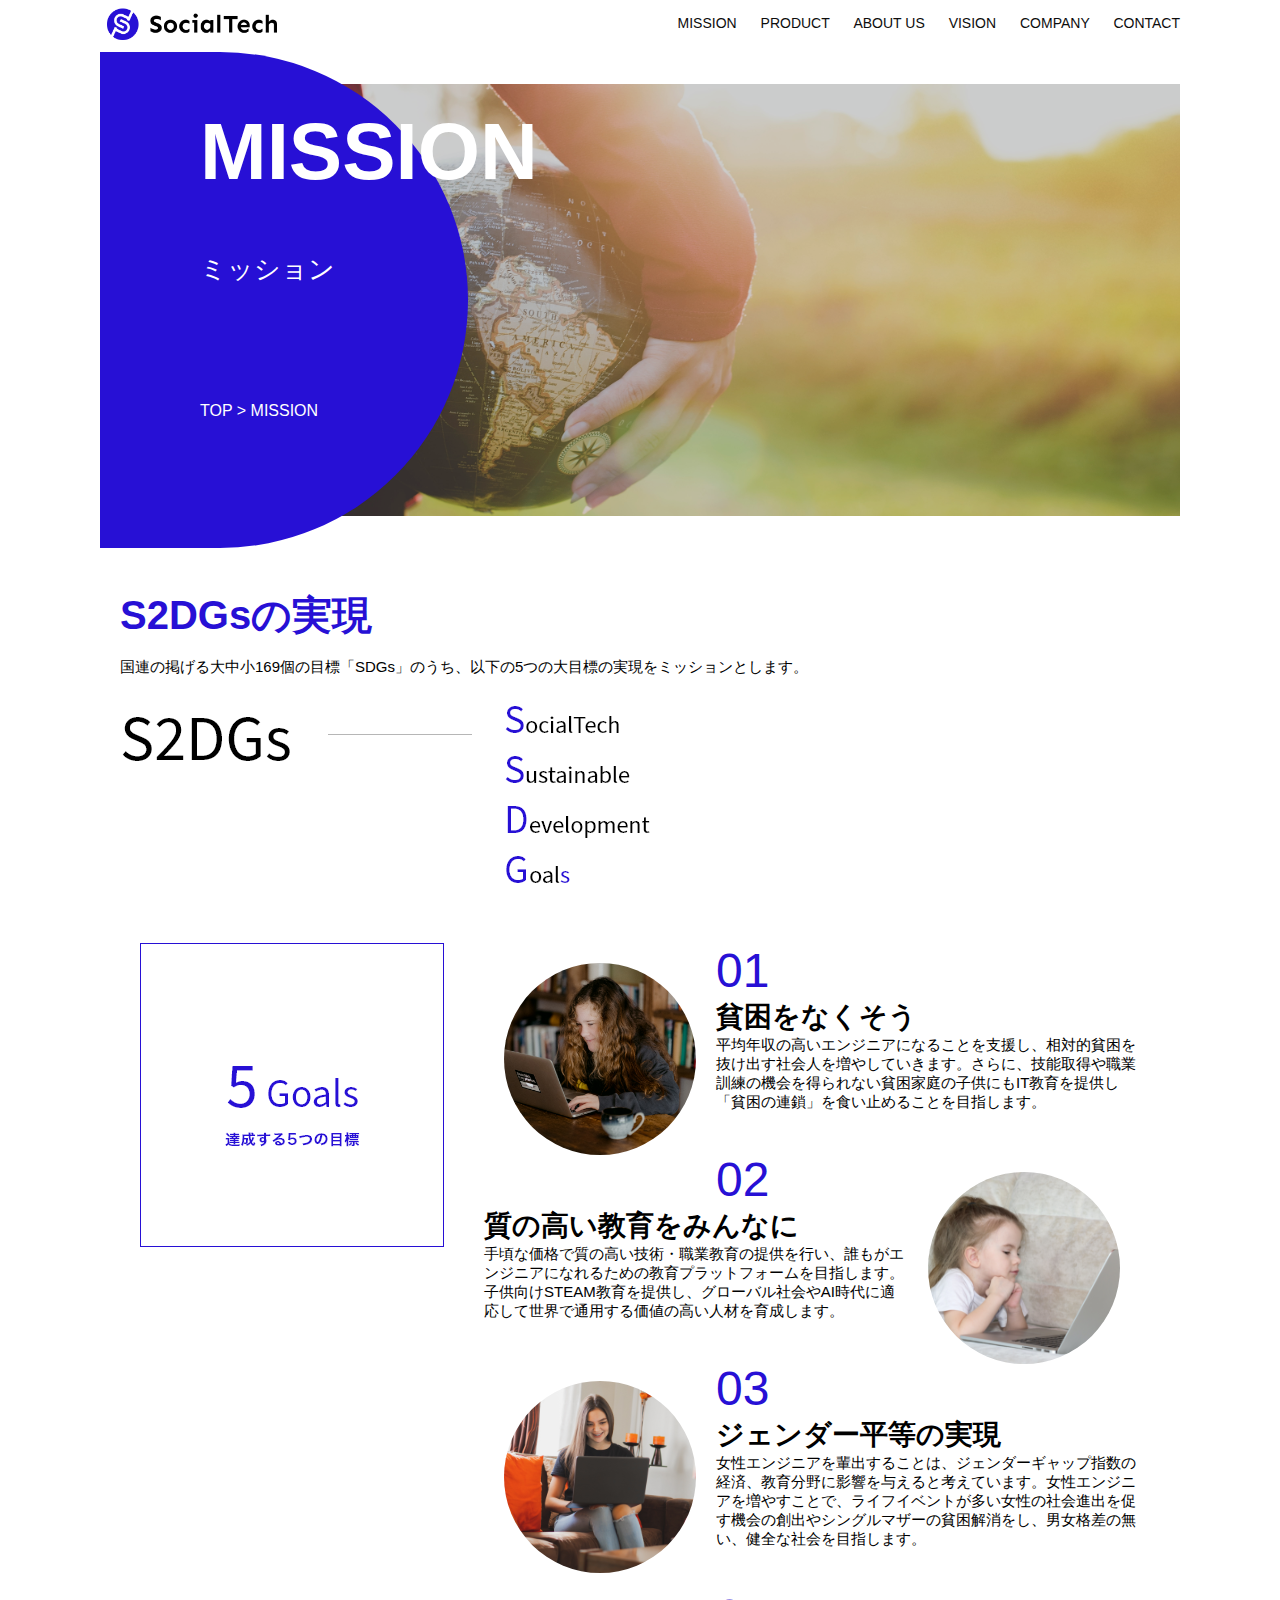
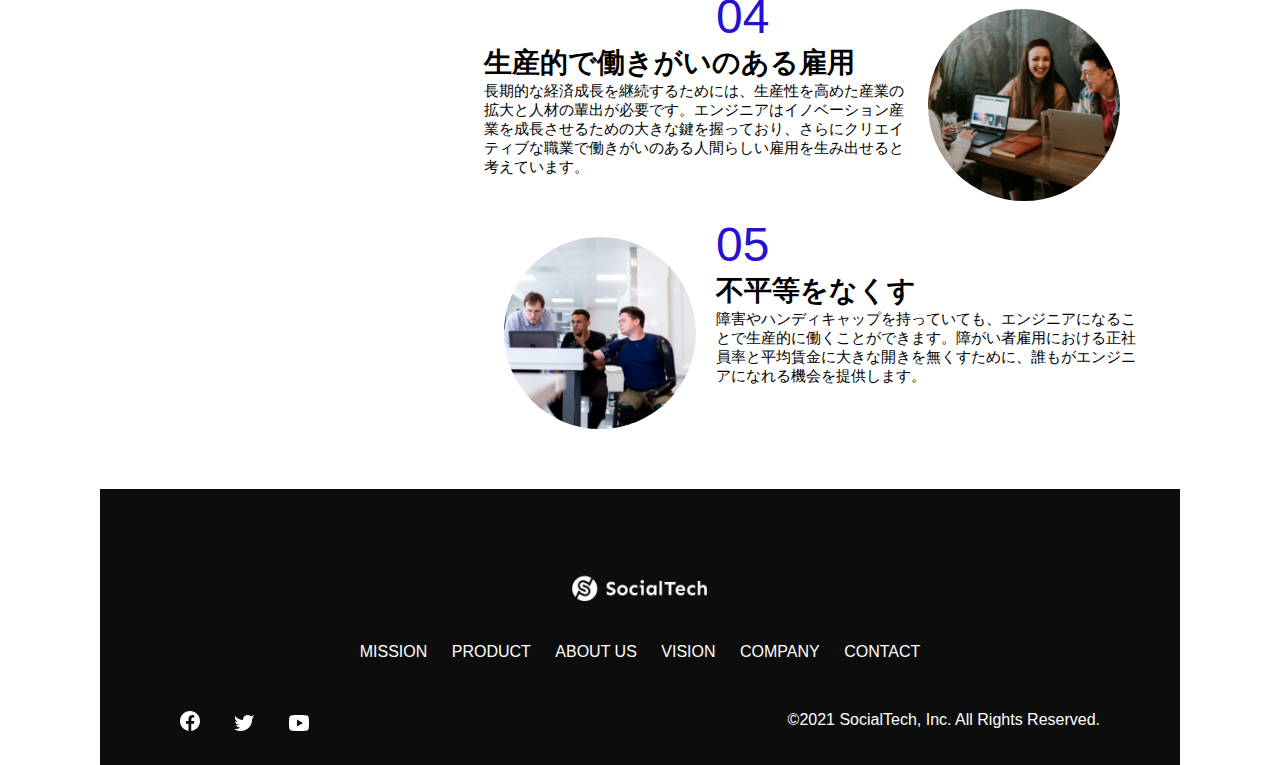
<file: kadai_tutorial_output/mission.html>
<!DOCTYPE html>
<html>
    <head>
        <title>SocialTech - MISSION ミッション -</title>
        <meta charset="utf-8">
        <meta name="description" content="SocialTechが目指す5つの目標（S2DGs）を紹介します">
        <meta name="viewport" content="width=device-width,initial-scale=1.0">
        <link rel="stylesheet" href="style.css">
    </head>
    <body>
        <header>
            <a href="index.html" id="logo"><img src="images/logo.png" alt="トップページに戻る"></a>
            
            <!-- PC用ナビゲーション -->
            <nav id="nav-pc">
                <a href="mission.html">MISSION</a>
                <a href="product.html">PRODUCT</a>
                <a href="index.html#aboutus">ABOUT US</a>
                <a href="index.html#vision">VISION</a>
                <a href="index.html#company">COMPANY</a>
                <a href="index.html#contact">CONTACT</a>
            </nav>
             <!--スマホ用メニューボタン-->
             <img id="menu-sp" src="images/button-menu.png" alt="ナビゲーションを開く" onclick="document.getElementById('nav-sp').style.display = 'block'">
            
             <!--スマホ用ナビゲーション-->
             <nav id="nav-sp">
                 <img id="close" src="images/button-close.png" alt="ナビゲーションを閉じる" onclick="document.getElementById('nav-sp').style.display = 'none'">
                 <a id="logo-sp" href="index.html" onclick="document.getElementById('nav-sp').style.display = 'none'"><img
                     src="images/logo-sp.png" alt="トップページに戻る"></a>
                 <a class="menu" href="mission.html" onclick="document.getElementById('nav-sp').style.display = 'none'">MISSION</a>
                 <a class="menu" href="product.html" onclick="document.getElementById('nav-sp').style.display = 'none'">PRODUCT</a>
                 <a class="menu" href="index.html#aboutus" onclick="document.getElementById('nav-sp').style.display = 'none'">ABOUT
                   US</a>
                 <a class="menu" href="index.html#vision"
                   onclick="document.getElementById('nav-sp').style.display = 'none'">VISION</a>
                 <a class="menu" href="index.html#company"
                   onclick="document.getElementById('nav-sp').style.display = 'none'">COMPANY</a>
                 <a class="menu" href="index.html#contact"
                   onclick="document.getElementById('nav-sp').style.display = 'none'">CONTACT</a>
                 <div id="sns">
                   <a href="https://www.facebook.com/sejuku2013"><img src="images/button-facebook.png" alt="Facebookのリンク"></a>
                   <a href="https://twitter.com/samuraijuku"><img src="images/button-twitter.png" alt="Twitterのリンク"></a>
                   <a href="https://www.youtube.com/channel/UCCFOQO5aDK0xXam4cUQXT8g"><img src="images/button-youtube.png" alt="YouTubeのリンク"></a>
                 </div>
             </nav>
         </header>
         <main>
            <article>
                <section id="mission-main">
                    <div id="mission-title">
                        <h1>MISSION</h1>
                        <span>ミッション</span>
                        <div>TOP > MISSION</div>
                    </div>
                </section>
                <section id="mission-s2dgs">
                    <h2 class="mission-h2">S2DGsの実現</h2>
                    <p>国連の掲げる大中小169個の目標「SDGs」のうち、以下の5つの大目標の実現をミッションとします。</p>
                    <img src="images/mission/mission-s2dgs.png" alt="S2DGs">
                </section>
                <section id="mission-5goals">
                    <div>
                        <img id="s2dgs-image" src="images/mission/mission-5goals.png" alt="5Goals">
                    </div>
                    <div>
                        <div>
                            <img class="fivegoals-image-left" src="images/mission/mission-5goals01.png" alt="PCを操作する女の子">
                            <span class="fivegoals-number">01</span>
                            <h3 class="fivegoals-h3">貧困をなくそう</h3>
                            <p class="fivegoals-p">
                                平均年収の高いエンジニアになることを支援し、相対的貧困を抜け出す社会人を増やしていきます。さらに、技能取得や職業訓練の機会を得られない貧困家庭の子供にもIT教育を提供し「貧困の連鎖」を食い止めることを目指します。
                            </p>
                        </div>

                        <div>
                            <img class="fivegoals-image-right" src="images/mission/mission-5goals02.png" alt="PCを見つめる小さい女の子">
                            <span class="fivegoals-number">02</span>
                            <h3 class="fivegoals-h3">質の高い教育をみんなに</h3>
                            <p class="fivegoals-p">
                                手頃な価格で質の高い技術・職業教育の提供を行い、誰もがエンジニアになれるための教育プラットフォームを目指します。子供向けSTEAM教育を提供し、グローバル社会やAI時代に適応して世界で通用する価値の高い人材を育成します。
                            </p>
                        </div>

                        <div>
                            <img class="fivegoals-image-left" src="images/mission/mission-5goals03.png" alt="PCを操作する女性">
                            <span class="fivegoals-number">03</span>
                            <h3 class="fivegoals-h3">ジェンダー平等の実現</h3>
                            <p class="fivegoals-p">
                                女性エンジニアを輩出することは、ジェンダーギャップ指数の経済、教育分野に影響を与えると考えています。女性エンジニアを増やすことで、ライフイベントが多い女性の社会進出を促す機会の創出やシングルマザーの貧困解消をし、男女格差の無い、健全な社会を目指します。
                            </p>
                        </div>

                        <div>
                            <img class="fivegoals-image-right" src="images/mission/mission-5goals04.png" alt="笑顔で話し合う3人の男女">
                            <span class="fivegoals-number">04</span>
                            <h3 class="fivegoals-h3">生産的で働きがいのある雇用</h3>
                            <p class="fivegoals-p">
                                長期的な経済成長を継続するためには、生産性を高めた産業の拡大と人材の輩出が必要です。エンジニアはイノベーション産業を成長させるための大きな鍵を握っており、さらにクリエイティブな職業で働きがいのある人間らしい雇用を生み出せると考えています。
                            </p>
                        </div>
                        
                        <div>
                            <img class="fivegoals-image-left" src="images/mission/mission-5goals05.png" alt="障害を持つ男性が生き生きと働く様子">
                            <span class="fivegoals-number">05</span>
                            <h3 class="fivegoals-h3">不平等をなくす</h3>
                            <p class="fivegoals-p">
                                障害やハンディキャップを持っていても、エンジニアになることで生産的に働くことができます。障がい者雇用における正社員率と平均賃金に大きな開きを無くすために、誰もがエンジニアになれる機会を提供します。
                            </p>
                        </div>
                    </div>
                </section>
            </article>
            <footer>
                <div id="footer-logo">
                    <img src="images/logo-sp.png" alt="SocialTech">
                </div>
                <div id="footer-link">
                    <a href="mission.html">MISSION</a>
                    <a href="product.html">PRODUCT</a>
                    <a href="index.html#aboutus">ABOUT US</a>
                    <a href="index.html#vision">VISION</a>
                    <a href="index.html#company">COMPANY</a>
                    <a href="index.html#contact">CONTACT</a>
                </div>
                <div id="sns-footer">
                    <a href="https://www.facebook.com/sejuku2013"><img src="images/button-facebook.png" alt="Facebookのリンク"></a>
                    <a href="https://twitter.com/samuraijuku"><img src="images/button-twitter.png" alt="Twitterのリンク"></a>
                    <a href="https://www.youtube.com/channel/UCCFOQO5aDK0xXam4cUQXT8g"><img src="images/button-youtube.png" alt="YouTubeのリンク"></a>
                     <span id="copyright">&copy;2021 SocialTech, Inc. All Rights Reserved. </span>
                </div>
            </footer>
        </main>
    </body>
</html>
</file>
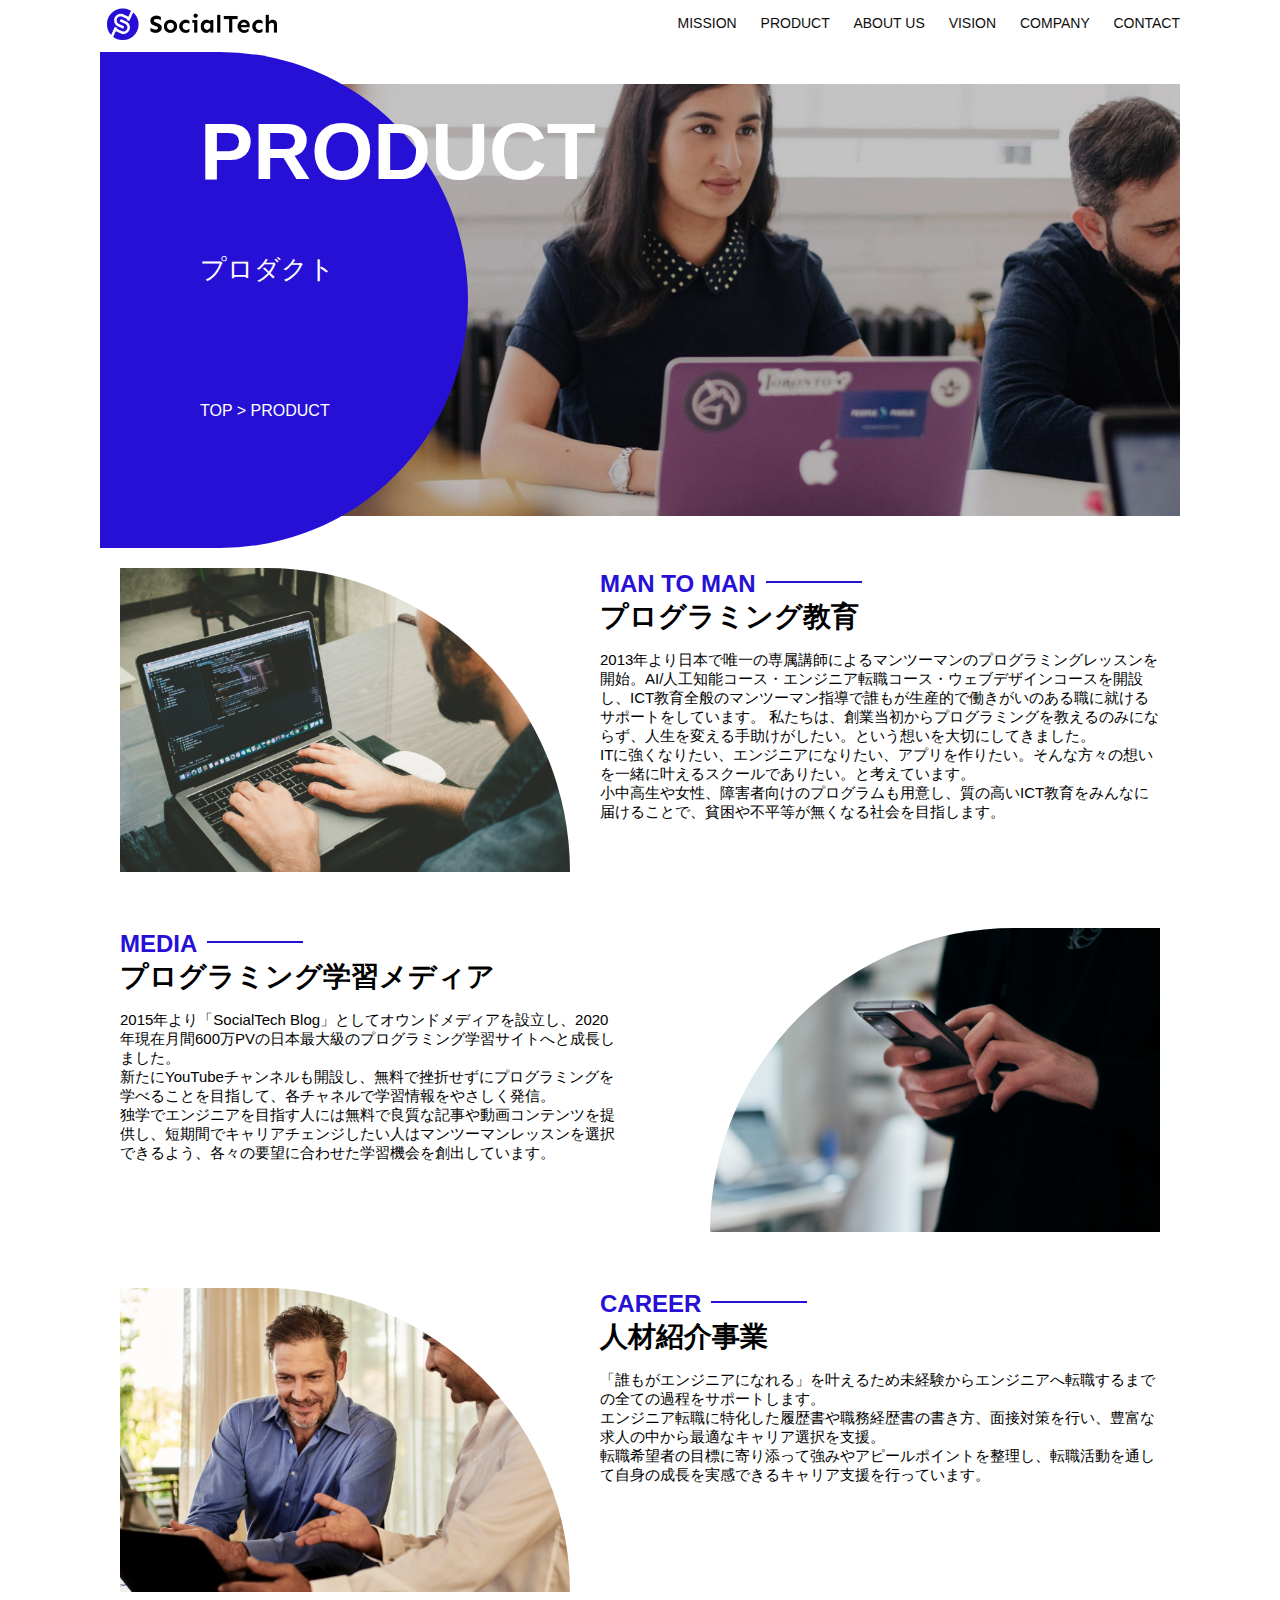
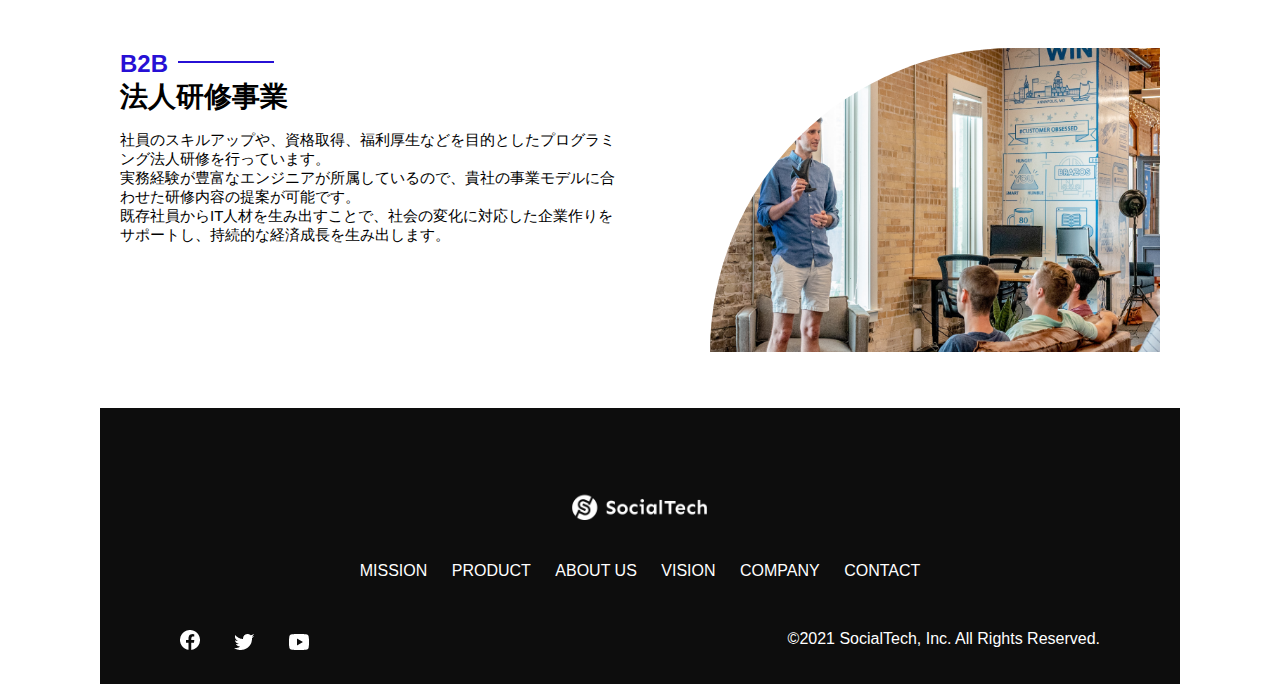
<file: kadai_tutorial_output/product.html>
<!DOCTYPE html>
  <html>
  <head>
    <title>SocialTech -PRODUCT プロダクト-</title>
    <meta charset="UTF-8">
    <meta name="description" content="SocialTechの4つのプロダクトを紹介します">
    <meta name="viewport" content="width=device-width, initial-scale=1.0">
    <link rel="stylesheet" href="style.css">
  </head>
  
  <body>
    <!-- ヘッダー -->
    <header>
      <!-- ロゴ -->
      <a href="index.html" id="logo"><img src="images/logo.png" alt="トップページに戻る"></a>
  
      <!-- PC用ナビゲーション -->
      <nav id="nav-pc">
        <a href="mission.html">MISSION</a>
        <a href="product.html">PRODUCT</a>
        <a href="index.html#aboutus">ABOUT US</a>
        <a href="index.html#vision">VISION</a>
        <a href="index.html#company">COMPANY</a>
        <a href="index.html#contact">CONTACT</a>
      </nav>
  
      <!-- スマホ用メニューボタン -->
      <img id="menu-sp" src="images/button-menu.png" alt="ナビゲーションを開く" onclick="document.getElementById('nav-sp').style.display = 'block'">
  
      <!-- スマホ用ナビゲーション -->
      <nav id="nav-sp">
        <img id="close" src="images/button-close.png" alt="ナビゲーションを閉じる" onclick="document.getElementById('nav-sp').style.display = 'none'">
        <a id="logo-sp" href="index.html" onclick="document.getElementById('nav-sp').style.display = 'none'"><img
            src="images/logo-sp.png" alt="トップページに戻る"></a>
        <a class="menu" href="mission.html" onclick="document.getElementById('nav-sp').style.display = 'none'">MISSION</a>
        <a class="menu" href="product.html" onclick="document.getElementById('nav-sp').style.display = 'none'">PRODUCT</a>
        <a class="menu" href="index.html#aboutus" onclick="document.getElementById('nav-sp').style.display = 'none'">ABOUT
          US</a>
        <a class="menu" href="index.html#vision"
          onclick="document.getElementById('nav-sp').style.display = 'none'">VISION</a>
        <a class="menu" href="index.html#company"
          onclick="document.getElementById('nav-sp').style.display = 'none'">COMPANY</a>
        <a class="menu" href="index.html#contact"
          onclick="document.getElementById('nav-sp').style.display = 'none'">CONTACT</a>
        <div id="sns">
          <a href="https://www.facebook.com/sejuku2013"><img src="images/button-facebook.png" alt="Facebookのリンク"></a>
          <a href="https://twitter.com/samuraijuku"><img src="images/button-twitter.png" alt="Twitterのリンク"></a>
          <a href="https://www.youtube.com/channel/UCCFOQO5aDK0xXam4cUQXT8g"><img src="images/button-youtube.png" alt="YouTubeのリンク"></a>
        </div>
      </nav>
    </header>
    <main>
      <article>
        <section id="product-main">
            <div id="product-title">
                <h1>PRODUCT</h1>
                <span>プロダクト</span>
                <div>TOP > PRODUCT</div>
            </div>
        </section>
        <section class="product-section1">
            <img src="images/product/product-mantoman.png" alt="PCでコードを書く男性">
            <div>
                <h2 class="product-h2">MAN TO MAN</h2>
                <h3 class="product-h3">プログラミング教育</h3>
                <p>
                2013年より日本で唯一の専属講師によるマンツーマンのプログラミングレッスンを開始。AI/人工知能コース・エンジニア転職コース・ウェブデザインコースを開設し、ICT教育全般のマンツーマン指導で誰もが生産的で働きがいのある職に就けるサポートをしています。
                私たちは、創業当初からプログラミングを教えるのみにならず、人生を変える手助けがしたい。という想いを大切にしてきました。<br>ITに強くなりたい、エンジニアになりたい、アプリを作りたい。そんな方々の想いを一緒に叶えるスクールでありたい。と考えています。<br>小中高生や女性、障害者向けのプログラムも用意し、質の高いICT教育をみんなに届けることで、貧困や不平等が無くなる社会を目指します。
                </p>
            </div>
        </section>
        <section class="product-section2">
            <div>
                <h2 class="product-h2">MEDIA</h2>
                <h3 class="product-h3">プログラミング学習メディア</h3>
                <p>
                2015年より「SocialTech Blog」としてオウンドメディアを設立し、2020年現在月間600万PVの日本最大級のプログラミング学習サイトへと成長しました。<br>新たにYouTubeチャンネルも開設し、無料で挫折せずにプログラミングを学べることを目指して、各チャネルで学習情報をやさしく発信。<br>独学でエンジニアを目指す人には無料で良質な記事や動画コンテンツを提供し、短期間でキャリアチェンジしたい人はマンツーマンレッスンを選択できるよう、各々の要望に合わせた学習機会を創出しています。
                </p>
            </div>
            <img src="images/product/product-media.png" alt="スマートフォンを操作する人">
        </section>
        <section class="product-section1">
            <img src="images/product/product-career.png" alt="笑顔で話し合う2人の男性">
            <div>
                <h2 class="product-h2">CAREER</h2>
                <h3 class="product-h3">人材紹介事業</h3>
                <p>
                「誰もがエンジニアになれる」を叶えるため未経験からエンジニアへ転職するまでの全ての過程をサポートします。<br>エンジニア転職に特化した履歴書や職務経歴書の書き方、面接対策を行い、豊富な求人の中から最適なキャリア選択を支援。<br>転職希望者の目標に寄り添って強みやアピールポイントを整理し、転職活動を通して自身の成長を実感できるキャリア支援を行っています。<br>
                </p>
            </div>
        </section>
        <section class="product-section2">
            <div>
                <h2 class="product-h2">B2B</h2>
                <h3 class="product-h3">法人研修事業</h3>
                <p>
                社員のスキルアップや、資格取得、福利厚生などを目的としたプログラミング法人研修を行っています。<br>実務経験が豊富なエンジニアが所属しているので、貴社の事業モデルに合わせた研修内容の提案が可能です。<br>既存社員からIT人材を生み出すことで、社会の変化に対応した企業作りをサポートし、持続的な経済成長を生み出します。
                </p>
            </div>
            <img src="images/product/product-b2b.png" alt="講演中の男性とそれを聴く人々">
        </section>
      </article>
      <footer>
        <div id="footer-logo">
          <img src="images/logo-sp.png" alt="SocialTech">
        </div>
        <div id="footer-link">
          <a href="mission.html">MISSION</a>
          <a href="product.html">PRODUCT</a>
          <a href="index.html#aboutus">ABOUT US</a>
          <a href="index.html#vision">VISION</a>
          <a href="index.html#company">COMPANY</a>
          <a href="index.html#contact">CONTACT</a>
        </div>
        <div id="sns-footer">
          <a href="https://www.facebook.com/sejuku2013"><img src="images/button-facebook.png" alt="Facebookのリンク"></a>
          <a href="https://twitter.com/samuraijuku"><img src="images/button-twitter.png" alt="Twitterのリンク"></a>
          <a href="https://www.youtube.com/channel/UCCFOQO5aDK0xXam4cUQXT8g"><img src="images/button-youtube.png" alt="YouTubeのリンク"></a>
          <span id="copyright">&copy;2021 SocialTech, Inc. All Rights Reserved. </span>
        </div>
      </footer>
    </main>
  </body>
  
  </html>
</file>
<file: kadai_012/style.css>
body {
    font-family: "Source Sans Pro","Hiragino Kaku Gothic ProN",Meiryo,Arial,sans-serif;
}

p {
    font-size: 15px;
}


/*===============
PC用のスタイル
================*/
body {
    max-width: 1080px;
    min-width: 960px;
    margin: 0 auto 0 auto;
}

header {
    display: flex;
    justify-content: space-between;
}

#nav-pc {
    font-size: 14px;
    padding-top: 15px;
}

#nav-pc > a {
    text-decoration: none;
    margin-left: 20px;
}
#nav-pc > a:link {
    color: #0d0d0d;
}
#nav-pc > a:visited {
    color: #0d0d0d;
}
#nav-pc > a:hover {
    color: #0d0d0d;
    text-decoration: underline;
}
#nav-pc > a:active {
    color: #0d0d0d;
}
#main-visual {
    position: relative;
    height: 400px;
}

#main-message {
    position: absolute;
    top: 0;
    left: 0;
    background-color: #2710d5;
    color: #ffffff;
    border-radius: 0 0 476px 0;
    max-width: 620px;
    height: 100%;
    width: 100%;
    z-index: 11;
}
#main-message > h1 {
    font-size: 60px;
    font-weight: bold;
    margin: 100px 0 0 50px;
}
#main-message > p {
    font-size: 28px;
    margin: 0 0 0 50px;
}

#main-visual > img {
    max-width: 620px;
    border-radius: 476px 0 0 0;
    position: absolute;
    top: 0;
    right: 0;
    z-index: 10;
}

/*見出し*/
h2 {
    margin: 40px 0 0 0;
}
h2::after {
    content: url("images/line.png");
    margin-left: 10px;
}

h3 {
    font-size: 27px;
}

/*ミッション*/
#mission {
    margin: 80px auto 80px auto;
    width: 100%;
}
#mission-flex {
    width: 100%;
    display: flex;
}
#mission-flex > div {
    width: 50%;
    margin: 20px;
}
#mission-photo {
    width: 100%;
}
#s2dgs {
    margin-top: 50px;
    width: 100%;
}

/*プロダクト*/
#product {
    background-color: #fafafa;
    margin: 80px 0 80px 0;
    padding: 10px 40px 0px 40px;
}

/*外枠*/
#product > div {
    margin-top: 40px;
    display: flex;
}

/*左カラム*/
#product-left {
    width: 50%;
    margin-right: 20px;
}

/*右カラム*/
#product-right {
    width: 50%;
    margin-left: 20px;
    margin-top: 80px;
}

/*画像＋説明の枠*/
#product-left > div {
    position: relative;
    height: 480px;
    margin-right: 20px;
}
#product-right > div {
    position: relative;
    height: 480px;
    margin-left: 20px;
}

/*画像*/
.product-photo {
    width: 100%;
}

/*説明文の枠*/
.product-explain {
    background-color: #ffffff;
    position: absolute;
    left: 0;
    top: 280px;
    margin: 0 40px 0 40px;
    padding: 20px;
    box-shadow: 5px 5px 10px rgba(0,0,0,0.05);
}
/*説明文の英語*/
.product-explain > span {
    color: #2710d5;
    font-weight: bold;
    font-size: 16px;
    margin: 0;
}
/*説明文の見出し*/
.product-explain > h3 {
    font-size: 20px;
    margin: 5px 0 5px 0;
}
/*説明文*/
.product-explain > p {
    font-size: 14px;
    margin: 0;
}

/*「もっとみる」ボタン*/
#product-more {
    margin: 0 auto -42px auto;
}

/*ABOUT US*/
#aboutus {
    margin: 80px auto 80px auto;
}

/*3つの組織文化と画像を入れる枠*/
#aboutus > div {
    display: flex;
}

/*画像*/
.culture-img {
    width: 100%;
    align-self: flex-start;
}
.culture-img2 {
    margin-top: 50px;
    width: 100%;
}

/*3つの組織文化の表*/
.culture-table {
    margin-right: 50px;
}

/*番号*/
.culture-num {
    font-size: 80px;
    color: #2710d5;
    margin: 0 20px 0 0;
}
/*組織文化英語*/
.culture-en {
    color: #2710d5;
    font-weight: bold;
    font-size: 24px;
    display: block;
}
/*組織文化日本語*/
.culture-jp {
    font-size: 28px;
    font-weight: bold;
}
/*説明文*/
.culture-description {
    margin: 0;
}

/*ビジョン*/
#vision {
    margin: 80px auto 80px auto;
}

/*セクション内の外枠*/
#vision > div {
    width: 100%;
    display: flex;
    justify-content: space-between;
    flex-wrap: wrap;
}
/*7つの行動指針の枠*/
.vision-box {
    width: 300px;
    height: 300px;
    margin-bottom: 30px;
    position: relative;
}

.vision-box > img {
    width: 100%;
    height: auto;
    position: absolute;
    top: 0;
    left: 0;
    z-index: 30;
}
.vision-box > span {
    position: absolute;
    top: 0;
    left: 0;
    z-index: 31;
    margin-right: 20px;
}
.vision-box > span > h4 {
    color: #2710d5;
    font-size: 19px;
    margin: 80px 0 0 0;
}
.vision-box > span > h4::first-letter {
    font-size: 40px;
}

.vision-box > span > h5 {
    font-size: 20px;
    margin: 0 0 0 0;
}
.vision-box > span > p {
    margin: 10px 0 0 0;
}


/*CASES*/
#cases {
    margin: 40px auto 40px auto;
    width: 100%;
}

ul {
    display: flex;
    list-style-type: none;
}

li {
    width: 33%;
    margin: 20px;
}

.case-card {
    background-color: #ffffff;
    min-height: 400px;
    box-shadow: 5px 5px 15px rgba(0,0,0,0.2);
}

.case-img {
    width: 100%;
}
.case-info {
    padding: 10px 20px;
}
.case-name {
    color: #2710d5;
    font-size: 19px;
}
.case-content {
    font-size: 14px;
}

/*会社概要*/
#company {
    margin: 80px auto 80px auto;
}

#company-table {
    width: 100%;
}
.tableheader {
    text-align: left;
    padding: 20px;
    border-bottom-color: #2710d5;
    border-bottom-width: 1px;
    border-bottom-style: solid;
    width: 100px;
}
.tableheader-first {
    text-align: left;
    padding: 20px;
    border-bottom-color: #2710d5;
    border-bottom-width: 1px;
    border-bottom-style: solid;
    border-top-color: #2710d5;
    border-top-width: 1px;
    border-top-style: solid;
    width: 100px;
}
.cell {
    padding: 30px;
    border-bottom-color: #ececec;
    border-bottom-width: 1px;
    border-bottom-style: solid;
}
.cell-first {
    padding: 30px;
    border-bottom-color: #ececec;
    border-bottom-width: 1px;
    border-bottom-style: solid;
    border-top-color: #ececec;
    border-top-width: 1px;
    border-top-style: solid;
}

#company > iframe {
    width: 100%;
    height: 368px;
    margin-top: 40px;
}

/*お問い合わせ*/
#contact {
    margin: 80px auto 80px auto;
}

/*外枠*/
#contact > form >div {
    display: flex;
    flex-direction: row;
    flex-wrap: wrap;
    padding-bottom: 30px;
}

/*左列の見出し*/
.contact-heading {
    width: 240px;
    align-self: center;
}
/*見出しのラベル*/
.contact-label {
    font-weight: bold;
}
/*必須*/
.contact-span {
    color: #ce2222;
    margin: 0 0 0 20px;
    font-weight: bold;
}

/*テキストボックス*/
.contact-textbox {
    border-top: 0;
    border-left: 0;
    border-right: 0;
    border-bottom-width: 1px;
    border-bottom-color: #707070;
    border-bottom-style: solid;
    background-color: #fafafa;
    width: 400px;
    height: 56px;
}
/*お問い合わせ内容のテキストエリア*/
.contact-textarea {
    border-top: 0;
    border-left: 0;
    border-right: 0;
    border-bottom-width: 1px;
    border-bottom-color: #707070;
    border-bottom-style: solid;
    background-color: #fafafa;
    width: 400px;
    height: 200px;
}

/*個人情報の取り扱い*/
details {
    width: 700px;
}
details > div {
    background-color: #fafafa;
    padding: 20px;
}
details > div > span {
    font-weight: bold;
}

/*フッター*/
footer {
    background-color: #0d0d0d;
    text-align: center;
    padding: 80px 80px 30px 80px;
}
#footer-logo {
    margin-bottom: 30px;
}

#footer-link {
    margin-bottom: 50px;
}
#footer-link > a {
    text-decoration: none;
    margin: 10px;
}
#footer-link > a:link {
    color: #ffffff;
}
#footer-link > a:visited {
    color: #ffffff;
}
#footer-link > a:hover {
    color: #ffffff;
    text-decoration: underline;
}
#footer-link > a:active {
    color: #ffffff;
}

#sns-footer {
    text-align: left;
    width: 100%;
}
#sns-footer > a {
    margin-right: 30px
}
#copyright {
    color: #ffffff;
    float: right;
}
</file>
<file: kadai_013/style.css>
/* PC、スマホ共通スタイル */
body {
  font-family: "Source Sans Pro", "Hiragino Kaku Gothic ProN", Meiryo, Arial,
    sans-serif;
}

p {
  font-size: 15px;
}

#main-visual>img {
  width: 100%;
}

/*================
PC用のスタイル 
=================*/
@media screen and (min-width: 768px) {
  /* 横幅設定 */
  body {
    max-width: 1080px;
    min-width: 960px;
    margin: 0 auto 0 auto;
  }

  /* ヘッダー */
  header {
    display: flex;
    justify-content: space-between;
  }

  /* ナビゲーションのレイアウト */
  #nav-pc {
    text-align: right;
    font-size: 14px;
    padding-top: 15px; 
  }

  #menu-sp {
    display: none;
  }
  #nav-sp {
    display: none;
  }

  /* ナビゲーションのリンクの装飾設定 */
  #nav-pc > a {
    text-decoration: none;
    margin-left: 20px;
  }

  #nav-pc > a:link {
    color: #0d0d0d;
  }

  #nav-pc > a:visited {
    color: #0d0d0d;
  }

  #nav-pc > a:hover {
    color: #0d0d0d;
    text-decoration: underline;
  }

  #nav-pc > a:active {
    color: #0d0d0d;
  }
}

/*==============
スマホ用スタイル
==============*/
@media screen and (max-width: 767px) {
  body {
    min-width: 375px;
    margin: 0;
  }
  
  /*PCナビゲーションを非表示に*/
  #nav-pc {
    display: none;
  }

  /*ハンバーガーメニュー*/
  #menu-sp {
    float: right;
    padding: 0;
  }

  /*スマホ用ナビゲーション*/
  #nav-sp {
    background-color: #ce933e;
    position: absolute;
    left: 0;
    top: 0;
    height: 100%;
    width: 100%;
    display: none;
    z-index: 100;
  }

  /*×ボタン*/
  #close {
    position: absolute;
    top: 20px;
    right: 20px;
  }

  /*ナビゲーションメニュー用ロゴ*/
  #logo-sp {
    margin: 80px 0 30px 20px;
  }
  #nav-sp > a {
    display: block;
  }
  #nav-sp > a:link {
    color: #ffffff;
  }
  #nav-sp > a:visited {
    color: #ffffff;
  }
  #nav-sp > a:hover {
    color: #ffffff;
    text-decoration: underline;
  }
  #nav-sp > a:active {
    color: #ffffff;
  }
  #nav-sp > .menu {
    text-decoration: none;
    display: block;
    margin: 0 20px 0 20px;
    height: 44px;
    font-size: 16px;
    background-image: url("images/arrow.png");
    background-repeat: no-repeat;
    background-position: right top;
  }
}
</file>
<file: kadai_tutorial_output/style.css>
/*PC、スマホ共通スタイル*/
body {
    font-family: "Source Sans Pro","Hiragino Kaku Gothic ProN",Meiryo,Arial,sans-serif;
}

p {
    font-size: 15px;
}


/*===============
PC用のスタイル
================*/
@media screen and (min-width: 768px) {
    /*横幅設定*/
    body {
        max-width: 1080px;
        min-width: 960px;
        margin: 0 auto 0 auto;
    }

    header {
        display: flex;
        justify-content: space-between;
    }

    #nav-pc {
        font-size: 14px;
        padding-top: 15px;
    }

    #nav-pc > a {
        text-decoration: none;
        margin-left: 20px;
    }
    #nav-pc > a:link {
        color: #0d0d0d;
    }
    #nav-pc > a:visited {
        color: #0d0d0d;
    }
    #nav-pc > a:hover {
        color: #0d0d0d;
        text-decoration: underline;
    }
    #nav-pc > a:active {
        color: #0d0d0d;
    }

    /*スマホ用ナビを非表示*/
    #nav-sp,
    #menu-sp {
        display: none;
    }

    #main-visual {
        position: relative;
        height: 400px;
    }

    #main-message {
        position: absolute;
        top: 0;
        left: 0;
        background-color: #2710d5;
        color: #ffffff;
        border-radius: 0 0 476px 0;
        max-width: 620px;
        height: 100%;
        width: 100%;
        z-index: 11;
    }
    #main-message > h1 {
        font-size: 60px;
        font-weight: bold;
        margin: 100px 0 0 50px;
    }
    #main-message > p {
        font-size: 28px;
        margin: 0 0 0 50px;
    }

    #main-visual > img {
        max-width: 620px;
        border-radius: 476px 0 0 0;
        position: absolute;
        top: 0;
        right: 0;
        z-index: 10;
    }

    /*見出し*/
    h2 {
        margin: 40px 0 0 0;
    }
    h2::after {
        content: url("images/line.png");
        margin-left: 10px;
    }

    h3 {
        font-size: 27px;
    }

    /*ミッション*/
    #mission {
        margin: 80px auto 80px auto;
        width: 100%;
    }
    #mission-flex {
        width: 100%;
        display: flex;
    }
    #mission-flex > div {
        width: 50%;
        margin: 20px;
    }
    #mission-photo {
        width: 100%;
    }
    #s2dgs {
        margin-top: 50px;
        width: 100%;
    }

    /*プロダクト*/
    #product {
        background-color: #fafafa;
        margin: 80px 0 80px 0;
        padding: 10px 40px 0px 40px;
    }

    /*外枠*/
    #product > div {
        margin-top: 40px;
        display: flex;
    }

    /*左カラム*/
    #product-left {
        width: 50%;
        margin-right: 20px;
    }

    /*右カラム*/
    #product-right {
        width: 50%;
        margin-left: 20px;
        margin-top: 80px;
    }

    /*画像＋説明の枠*/
    #product-left > div {
        position: relative;
        height: 480px;
        margin-right: 20px;
    }
    #product-right > div {
        position: relative;
        height: 480px;
        margin-left: 20px;
    }

    /*画像*/
    .product-photo {
        width: 100%;
    }

    /*説明文の枠*/
    .product-explain {
        background-color: #ffffff;
        position: absolute;
        left: 0;
        top: 280px;
        margin: 0 40px 0 40px;
        padding: 20px;
        box-shadow: 5px 5px 10px rgba(0,0,0,0.05);
    }
    /*説明文の英語*/
    .product-explain > span {
        color: #2710d5;
        font-weight: bold;
        font-size: 16px;
        margin: 0;
    }
    /*説明文の見出し*/
    .product-explain > h3 {
        font-size: 20px;
        margin: 5px 0 5px 0;
    }
    /*説明文*/
    .product-explain > p {
        font-size: 14px;
        margin: 0;
    }

    /*「もっとみる」ボタン*/
    #product-more {
        margin: 0 auto -42px auto;
    }

    /*ABOUT US*/
    #aboutus {
        margin: 80px auto 80px auto;
    }

    /*3つの組織文化と画像を入れる枠*/
    #aboutus > div {
        display: flex;
    }

    /*画像*/
    .culture-img {
        width: 100%;
        align-self: flex-start;
    }
    .culture-img2 {
        margin-top: 50px;
        width: 100%;
    }

    /*3つの組織文化の表*/
    .culture-table {
        margin-right: 50px;
    }

    /*番号*/
    .culture-num {
        font-size: 80px;
        color: #2710d5;
        margin: 0 20px 0 0;
    }
    /*組織文化英語*/
    .culture-en {
        color: #2710d5;
        font-weight: bold;
        font-size: 24px;
        display: block;
    }
    /*組織文化日本語*/
    .culture-jp {
        font-size: 28px;
        font-weight: bold;
    }
    /*説明文*/
    .culture-description {
        margin: 0;
    }

    /*ビジョン*/
    #vision {
        margin: 80px auto 80px auto;
    }

    /*セクション内の外枠*/
    #vision > div {
        width: 100%;
        display: flex;
        justify-content: space-between;
        flex-wrap: wrap;
    }
    /*7つの行動指針の枠*/
    .vision-box {
        width: 300px;
        height: 300px;
        margin-bottom: 30px;
        position: relative;
    }

    .vision-box > img {
        width: 100%;
        height: auto;
        position: absolute;
        top: 0;
        left: 0;
        z-index: 30;
    }
    .vision-box > span {
        position: absolute;
        top: 0;
        left: 0;
        z-index: 31;
        margin-right: 20px;
    }
    .vision-box > span > h4 {
        color: #2710d5;
        font-size: 19px;
        margin: 80px 0 0 0;
    }
    .vision-box > span > h4::first-letter {
        font-size: 40px;
    }

    .vision-box > span > h5 {
        font-size: 20px;
        margin: 0 0 0 0;
    }
    .vision-box > span > p {
        margin: 10px 0 0 0;
    }


    /*CASES*/
    #cases {
        margin: 40px auto 40px auto;
        width: 100%;
    }

    ul {
        display: flex;
        list-style-type: none;
    }

    li {
        width: 33%;
        margin: 20px;
    }

    .case-card {
        background-color: #ffffff;
        min-height: 400px;
        box-shadow: 5px 5px 15px rgba(0,0,0,0.2);
    }

    .case-img {
        width: 100%;
    }
    .case-info {
        padding: 10px 20px 10px 20px;
    }
    .case-name {
        color: #2710d5;
        font-size: 19px;
    }
    .case-content {
        font-size: 14px;
    }

    /*会社概要*/
    #company {
        margin: 80px auto 80px auto;
    }

    #company-table {
        width: 100%;
    }
    .tableheader {
        text-align: left;
        padding: 20px;
        border-bottom-color: #2710d5;
        border-bottom-width: 1px;
        border-bottom-style: solid;
        width: 100px;
    }
    .tableheader-first {
        text-align: left;
        padding: 20px;
        border-bottom-color: #2710d5;
        border-bottom-width: 1px;
        border-bottom-style: solid;
        border-top-color: #2710d5;
        border-top-width: 1px;
        border-top-style: solid;
        width: 100px;
    }
    .cell {
        padding: 30px;
        border-bottom-color: #ececec;
        border-bottom-width: 1px;
        border-bottom-style: solid;
    }
    .cell-first {
        padding: 30px;
        border-bottom-color: #ececec;
        border-bottom-width: 1px;
        border-bottom-style: solid;
        border-top-color: #ececec;
        border-top-width: 1px;
        border-top-style: solid;
    }

    #company > iframe {
        width: 100%;
        height: 368px;
        margin-top: 40px;
    }

    /*お問い合わせ*/
    #contact {
        margin: 80px auto 80px auto;
    }

    /*外枠*/
    #contact > form >div {
        display: flex;
        flex-direction: row;
        flex-wrap: wrap;
        padding-bottom: 30px;
    }

    /*左列の見出し*/
    .contact-heading {
        width: 240px;
        align-self: center;
    }
    /*見出しのラベル*/
    .contact-label {
        font-weight: bold;
    }
    /*必須*/
    .contact-span {
        color: #ce2222;
        margin: 0 0 0 20px;
        font-weight: bold;
    }

    /*テキストボックス*/
    .contact-textbox {
        border-top: 0;
        border-left: 0;
        border-right: 0;
        border-bottom-width: 1px;
        border-bottom-color: #707070;
        border-bottom-style: solid;
        background-color: #fafafa;
        width: 400px;
        height: 56px;
    }
    /*お問い合わせ内容のテキストエリア*/
    .contact-textarea {
        border-top: 0;
        border-left: 0;
        border-right: 0;
        border-bottom-width: 1px;
        border-bottom-color: #707070;
        border-bottom-style: solid;
        background-color: #fafafa;
        width: 400px;
        height: 200px;
    }

    /*個人情報の取り扱い*/
    details {
        width: 700px;
    }
    details > div {
        background-color: #fafafa;
        padding: 20px;
    }
    details > div > span {
        font-weight: bold;
    }

    /*フッター*/
    footer {
        background-color: #0d0d0d;
        text-align: center;
        padding: 80px 80px 30px 80px;
    }
    #footer-logo {
        margin-bottom: 30px;
    }

    #footer-link {
        margin-bottom: 50px;
    }
    #footer-link > a {
        text-decoration: none;
        margin: 10px;
    }
    #footer-link > a:link {
        color: #ffffff;
    }
    #footer-link > a:visited {
        color: #ffffff;
    }
    #footer-link > a:hover {
        color: #ffffff;
        text-decoration: underline;
    }
    #footer-link > a:active {
        color: #ffffff;
    }

    #sns-footer {
        text-align: left;
        width: 100%;
    }
    #sns-footer > a {
        margin-right: 30px
    }
    #copyright {
        color: #ffffff;
        float: right;
    }

    /*mission.html用スタイル*/
    /*ミッションのメインビジュアル*/
    #mission-main {
        height: 496px;
        width: 100%;
        background-image: url("images/mission/mission-main.png");
        background-repeat: no-repeat;
        background-position-y: center;
    }

    #mission-title {
        background-color: #2710d5;
        width: 368px;
        color: #ffffff;
        height: 496px;
        border-radius: 0 248px 248px 0;
        position: relative;
    }

    #mission-title > h1 {
        position: absolute;
        top: 0;
        left: 100px;
        font-size: 80px;
    }

    #mission-title > span {
        position: absolute;
        top: 200px;
        left: 100px;
        font-size: 26px;
    }

    #mission-title > div {
        position: absolute;
        top: 350px;
        left: 100px;
        font-size: 16px;
    }

    #mission-s2dgs {
        width: 100%;
        margin: 20px;
    }

    .mission-h2 {
        color: #2710d5;
        font-size: 40px;
    }

    .mission-h2::after {
        content: none;
    }

    #mission-5goals {
        margin: 20px;
        display: flex;
    }

    #mission-5goals > div {
        flex-grow: 1;
        padding: 20px;
    }

    #mission-5goals > div > div {
        margin-bottom: 40px;
    }

    .fivegoals-image-right {
        float: right;
        margin: 20px;
    }

    .fivegoals-image-left {
        float: left;
        margin: 20px;
    }

    .fivegoals-number {
        color: #2710d5;
        font-size: 48px;
        margin: 0;
    }

    .fivegoals-h3 {
        font-size: 28px;
        margin: 0;
    }

    .fivegoals-p {
        margin: 0;
    }

        /*プロダクトページ*/
        #product-main {
            height: 496px;
            width: 100%;
            background-image: url("images/product/product-main.png");
            background-repeat: no-repeat;
            background-position-y: center;
        }
    
        #product-title {
            background-color: #2710d5;
            width: 368px;
            color: #ffffff;
            height: 496px;
            border-radius: 0 248px 248px 0;
            position: relative;
        }
        #product-title > h1 {
            position: absolute;
            top: 0;
            left: 100px;
            font-size: 80px;
        }
    
        #product-title > span {
            position: absolute;
            top: 200px;
            left: 100px;
            font-size: 26px;
        }
    
        #product-title > div {
            position: absolute;
            top: 350px;
            left: 100px;
            font-size: 16px;
        }

        /*セクション1*/
        .product-section1 {
            position: relative;
            margin: 20px;
            height: 340px;
        }

        .product-section1 > img {
            position: absolute;
            top: 0;
            left: 0;
            width: 450px;
            margin: 0 40px 30px 0;
            border-radius: 0 432px 0 0;
        }

        .product-section1 > div {
            position: absolute;
            top: 0;
            left: 480px;
        }

        /*セクション2*/
        .product-section2 {
            position: relative;
            margin: 20px;
            height: 340px;
        }

        .product-section2 > img {
            position: absolute;
            top: 0;
            right: 0;
            width: 450px;
            margin: 0 0 30px 40px;
            border-radius: 432px 0 0 0;
        }

        .product-section2 > div {
            width: 500px;
            position: absolute;
            top: 0;
            left: 0;
        }

        .product-h2 {
            color: #2710d5;
            font-size: 24px;
            margin: 0;
        }

        .product-h3 {
            font-size: 28px;
            margin: 0;
        }
}

/*=====================
スマートフォン用のスタイル
======================*/
@media screen and (max-width: 767px) {
    body {
        min-width: 375px;
        margin: 0;
    }

    /*PC用ナビゲーション非表示*/
    #nav-pc {
        display: none;
    }

    /*ハンバーガーメニュー*/
    #menu-sp {
        float: right;
        padding: 0;
    }

    /*スマホ用ナビゲーションの表示切替*/
    /*初期状態、レイアウトと非表示設定*/
    #nav-sp {
        background-color: #2710d5;
        position: absolute;
        left: 0;
        top: 0;
        height: 100%;
        width: 100%;
        display: none;
        z-index: 100;
    }

    /*×ボタン*/
    #close {
        position: absolute;
        top: 20px;
        right: 20px;
    }

    /*ナビゲーションメニュー用ロゴ*/
    #logo-sp {
        margin: 80px 0 30px 20px;
    }

    /*ナビゲーションのリンクの装飾設定*/
    #nav-sp > a {
        display: block;
    }
    #nav-sp > a:link {
        color: #ffffff;
    }
    #nav-sp > a:visited {
        color: #ffffff;
    }
    #nav-sp > a:hover {
        color: #ffffff;
        text-decoration: underline;
    }
    #nav-sp > a:active {
        color: #ffffff;
    }
    #nav-sp > .menu {
        text-decoration: none;
        display: block;
        margin: 0 20px 0 20px;
        height: 44px;
        font-size: 16px;
        background-image: url("images/arrow.png");
        background-repeat: no-repeat;
        background-position: right top;
    }
    #sns {
        position: absolute;
        bottom: 20px;
        left: 20px;
    }
    #sns > a {
        margin-right: 30px;
    }

    /*メインビジュアル*/
    #main-visual {
        position: relative;
        height: 470px;
        width: 100%;
        overflow: hidden;
    }
    #main-visual > div {
        position: absolute;
        top: 0;
        left: 0;
        background-color: #2710d5;
        color: white;
        border-radius: 0 0 476px 0;
        text-align: center;
        height: 280px;
        width: 100%;
        z-index: 11;
    }
    #main-visual > div >h1 {
        font-size: 28px;
        margin: 90px 0 0 0;
    }

    #main-visual > div > p {
        margin: 0;
    }

    #main-visual > img {
        width: 100%;
        border-radius: 476px 0 0 0;
        z-index: 10;
        position: absolute;
        bottom: 0;
        right: 0;
    }
    /*見出し*/
    h2::after {
        content: url("images/line.png");
        margin-left: 10px;
    }
    h3 {
        font-size: 24px;
        margin: 10px 0 0 0;
    }

    /*ミッション*/
    #mission {
        margin: 20px;
    }
    #mission-photo {
        width: 100%;
    }
    #s2dgs {
        width: 100%;
    }
    
    /*プロダクト*/
    #product {
        background-color: #fafafa;
        padding-top: 10px;
    }
    #product h2 {
        margin-left: 20px;
    }
    /*外枠*/
    /*左右のカラム　スマホは縦並び*/
    #product-left,
    #product-right {
        margin-right: 20px;
        margin-left: 20px;
    }

    /*画像+説明の枠*/
    #product-left > div,
    #product-right > div {
        position: relative;
        height: 540px;
    }
    /*説明文の枠*/
    .product-explain {
        background-color: #ffffff;
        position: absolute;
        left: 0;
        bottom: 50px;
        padding: 20px;
        box-shadow: 5px 5px 10px rgba(0,0,0,0.05);
    }
    .product-explain > span {
        color: #2710d5;
        font-weight: bold;
        font-size: 16px;
        margin: 0px;
    }
    .product-explain > h3 {
        margin: 10px 0 10px 0;
    }

    /*画像*/
    .product-photo {
        width: 100%;
    }
    #product-more > img {
        margin: 0 0 -42px 20px;
    }

    /*ABOUT US */
    #aboutus {
        margin: 80px 20px 80px 20px;
    }
    #aboutus > div {
        display: flex;
        flex-direction: column;
    }
    .culture-table {
        width: 100%;
        padding-right: 20px;
        order: 2;
    }
    .culture-img {
        width: 100%;
        order: 1;
    }
    .culture-img2 {
        width: 100%;
    }

    .culture-num {
        font-size: 80px;
        color: #2710d5;
    }
    .culture-en {
        color: #2710d5;
        font-weight: bold;
        font-size: 24px;
        display: block;
    }
    .culture-jp {
        display: block;
    }
    .culture-description {
        margin: 0;
    }

    /*ビジョン*/
    #vision {
        margin: 80px 20px 80px 20px;
    }
    .vision-box {
        width: 300px;
        height: 300px;
        margin-bottom: 30px;
        position: relative;
    }
    .vision-box > img {
        width: 100%;
        height: auto;
        position: absolute;
        top: 0;
        left: 0;
        z-index: 30;
    }
    .vision-box > span {
        position: absolute;
        top: 0;
        left: 0;
        z-index: 31;
        margin-right: 20px;
    }
    .vision-box > span > h4 {
        color: #2710d5;
        font-size: 19px;
        margin: 60px 0 0 0;
    }
    .vision-box > span > h5 {
        font-size: 20px;
        margin: 0 0 0 0;
    }
    .vision-box > span > p {
        margin: 10px 0 0 0;
    }

    /*CASES*/
    #cases {
        margin: 40px auto 40px auto;  
    }

    .case-card {
        background-color: #ffffff;
        height: 400px;
        margin: 20px;
        position: relative;
        box-shadow: 5px 5px 15px rgba(0,0,0,0.2);
        list-style-type: none;
    }

    .case-img {
        width: 100%;
    }

    .case-info {
        position: relative;
        height: 540px;
        padding: 10px 20px;
    }

    .case-name {
        color: #2710d5;
        font-size: 19px;
    }

    .case-content {
        font-size: 14px;
    }


    /*会社概要*/
    #company {
        margin: 0 20px 0 20px;
    }
    #company > h3 {
        margin-bottom: 20px;
    }
    #company > table {
        width: 100%;
    }
    .tableheader-first {
        text-align: left;
        padding: 20px;
        border-bottom-color: #2710d5;
        border-bottom-width: 1px;
        border-bottom-style: solid;
        border-top-color: #2710d5;
        border-top-width: 1px;
        border-top-style: solid;
        width: 50px; 
    }
    .tableheader {
        text-align: left;
        padding: 20px;
        border-bottom-color: #2710d5;
        border-bottom-width: 1px;
        border-bottom-style: solid;
        width: 50px;
    }
    .cell {
        padding: 20px;
        border-bottom-color: #ececec;
        border-bottom-width: 1px;
        border-bottom-style: solid;
    }
    .cell-first {
        padding: 20px;
        border-bottom-color: #ececec;
        border-bottom-width: 1px;
        border-bottom-style: solid;
        border-top-color: #ececec;
        border-top-width: 1px;
        border-top-style: solid;
    }
    #company > iframe {
        width: 100%;
        height: 240px;
        margin: 40px 0 0 0;
    }

    /*お問い合わせ*/
    #contact {
        margin: 80px 20px 80px 20px;
    }
    #contact > h3 {
        margin-bottom: 20px;
    }
    #contact > form >div {
        margin-bottom: 20px;
    }
    .contact-heading {
        margin-bottom: 20px;
    }

    /*ラベル*/
    .contact-label {
        font-weight: bold;
    }

    /*必須*/
    .contact-span {
        color: #ce2222;
        margin: 0 0 0 20px;
        font-weight: bold;
    }

    .contact-textbox {
        height: 56px;
        border-top: 0;
        border-left: 0;
        border-right: 0;
        background-color: #fafafa;
        border-bottom-color: #707070;
        border-bottom-width: 1px;
        border-bottom-style: solid;
        min-width: 300px;
        width: 100%;
    }
    .contact-textarea {
        height: 150px;
        border-top: 0;
        border-left: 0;
        border-right: 0;
        background-color: #fafafa;
        width: 100%;
    }
    .radiobutton {
        margin-bottom: 20px;
    }
    .radiobutton + label::after {
        content: "\A";
        white-space: pre;
    }

    /*フッター*/
    footer {
        background-color: #0d0d0d;
        padding: 30px 20px 50px 20px;
    }
    #footer-logo {
        margin-bottom: 30px;
    }
    #footer-link {
        margin-bottom: 50px;
    }
    #footer-link > a {
        text-decoration: none;
        margin: 0 20px 30px 0;
        display: block;
        background-image: url("images/arrow.png");
        background-repeat: no-repeat;
        background-position: right top;
    }
    #footer-link > a:link {
        color: #ffffff;
    }
    #footer-link > a:visited {
        color: #ffffff;
    }
    #footer-link > a:hover {
        color: #ffffff;
        text-decoration: underline;
    }
    #footer-link > a:active {
        color: #ffffff;
    }

    #sns-footer > a {
        margin-right: 30px;
    }
    #copyright {
        font-size: 12px;
        display: block;
        margin-top: 30px;
        color: #ffffff;
    }

    /*mission.html用スタイル*/
    /*ミッションのメインビジュアル*/
    #mission-main {
        height: 256px;
        width: 100%;
        background-image: url("images/mission/mission-main.png");
        background-repeat: no-repeat;
        background-position-y: center;
        background-size: auto 208px;
    }

    #mission-title {
        background-color: #2710d5;
        width: 136px;
        color: #ffffff;
        height: 256px;
        border-radius: 0 248px 248px 0;
        position: relative;
    }
    #mission-title > h1 {
        position: absolute;
        top: 0;
        left: 20px;
        font-size: 40px;
    }

    #mission-title > span {
        position: absolute;
        top: 110px;
        left: 20px;
        font-size: 18px;
    }

    #mission-title > div {
        position: absolute;
        top: 180px;
        left: 20px;
        font-size: 13px;
    }

    /*ミッションページ　S2DGSの設定*/
    #mission-s2dgs {
        margin: 20px;
    }

    .mission-h2 {
        color: #2710d5;
        font-size: 38px;
        margin: 0px;
    }

    .mission-h2::after {
        content: none;
    }

    #mission-s2dgs > img {
        width: 100%;
    }

    /*ミッションページ　5Goalsの設定*/
    #mission-5goals {
        margin: 20px;
    }

    #mission-5goals > div > div {
        margin-bottom: 40px;
    }

    #s2dgs-image {
        width: 100%;
    }
    .fivegoals-image-right {
        margin: 20px auto 20px auto;
        display: block;
    }

    .fivegoals-image-left {
        margin: 20px auto 20px auto;
        display: block;
    }

    .fivegoals-number {
        color: #2710d5;
        font-size: 48px;
        margin: 0;
    }

    .fivegoals-h3 {
        font-size: 28px;
        margin: 0;
    }

    .fivegoals-p {
        margin: 0;
    }
    /*プロダクトページ*/
    #product-main {
        height: 256px;
        width: 100%;
        background-image: url("images/product/product-main.png");
        background-repeat: no-repeat;
        background-position-y: center;
        background-size: auto 208px;
    }
    #product-title {
        background-color: #2710d5;
        width: 136px;
        color: #ffffff;
        height: 256px;
        border-radius: 0 248px 248px 0;
        position: relative;
    }
    #product-title > h1 {
        position: absolute;
        top: 0;
        left: 20px;
        font-size: 40px;
    }
    #product-title > span {
        position: absolute;
        top: 110px;
        left: 20px;
        font-size: 18px;
    }
    #product-title > div {
        position: absolute;
        top: 180px;
        left: 20px;
        font-size: 13px;
    }

    .product-section1 {
        margin: 20px;
    }

    .product-section1 > img {
        width: 100%;
        border-radius: 0 300px 0 0;
    }

    .product-section2 {
        margin: 20px;
        display: flex;
        flex-direction: column;
    }

    .product-section2 > img {
        order: 1;
        width: 100%;
        border-radius: 300px 0 0 0;
    }

    .product-section2 > div {
        order: 2;
    }

    .product-h2 {
        color: #2710d5;
        font-size: 24px;
        margin: 0;
    }

    .product-h3 {
        font-size: 28px;
        margin: 0;
    }
}
</file>
